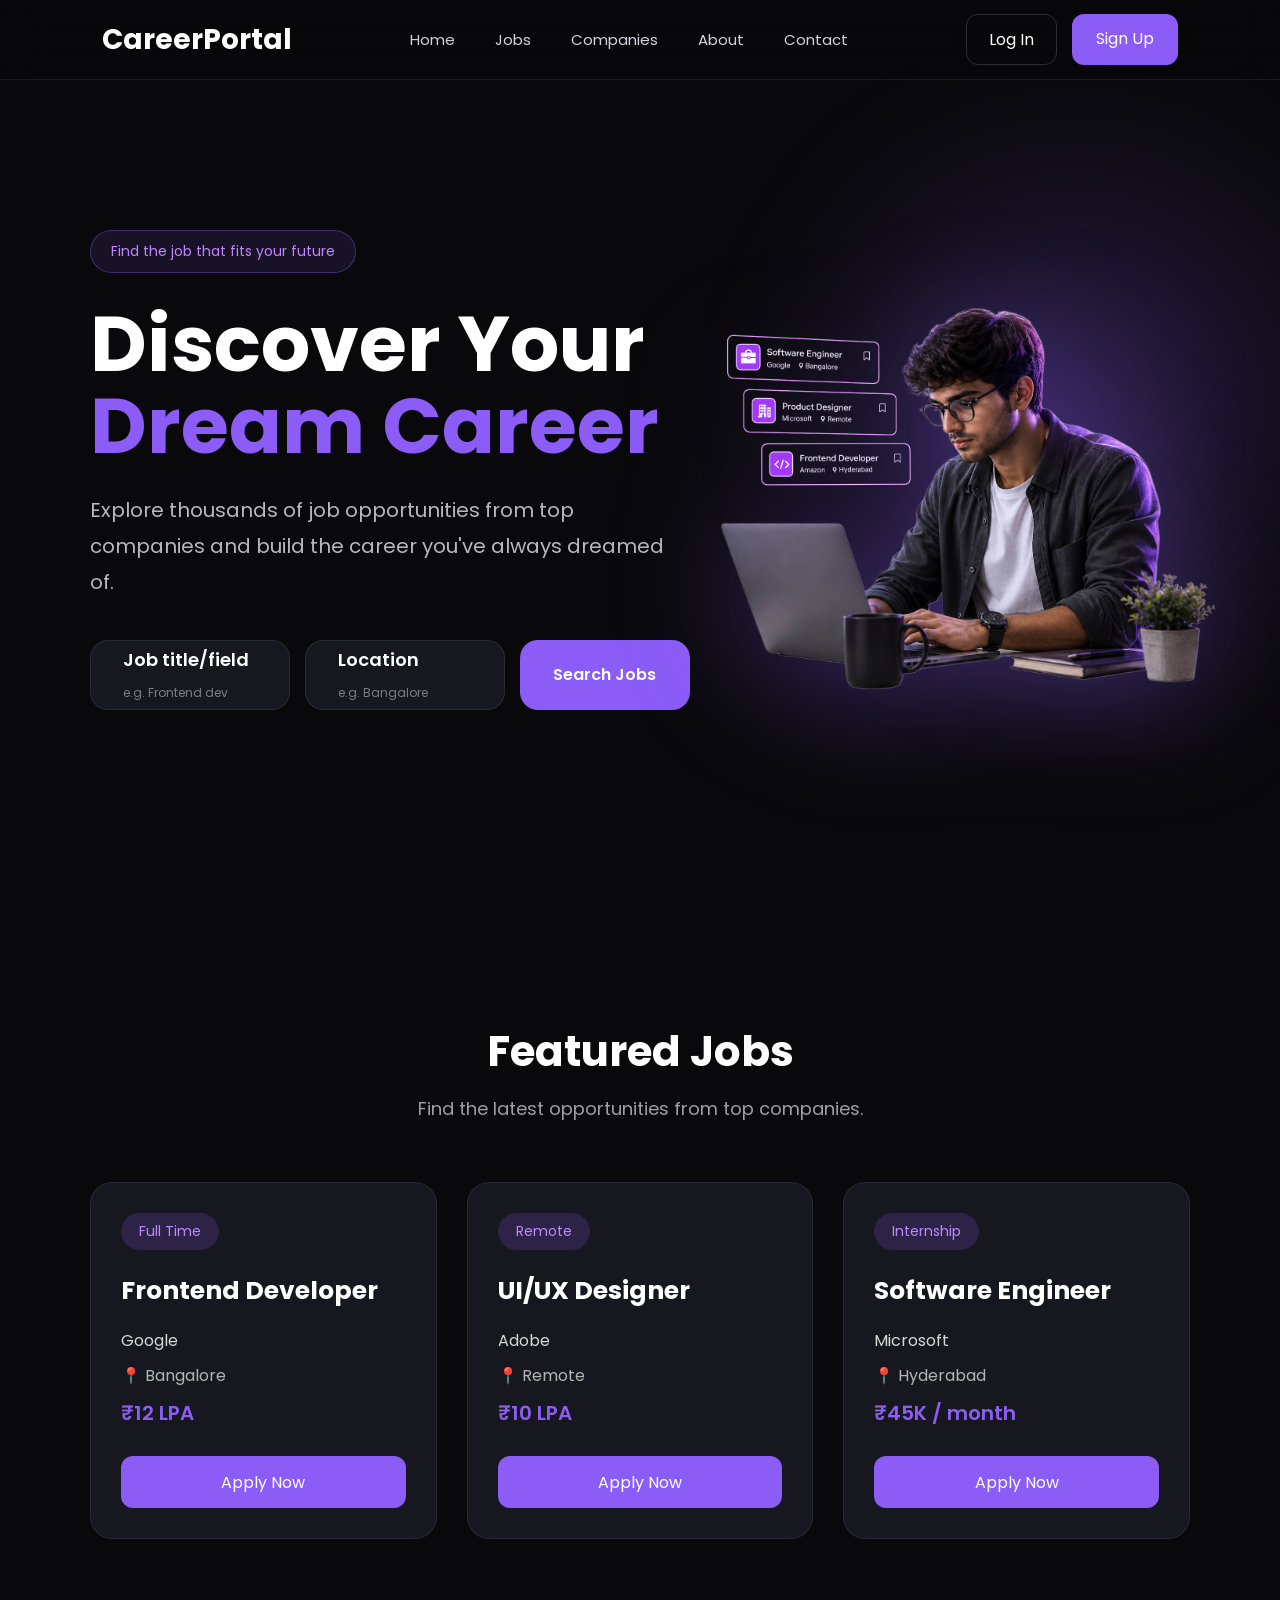
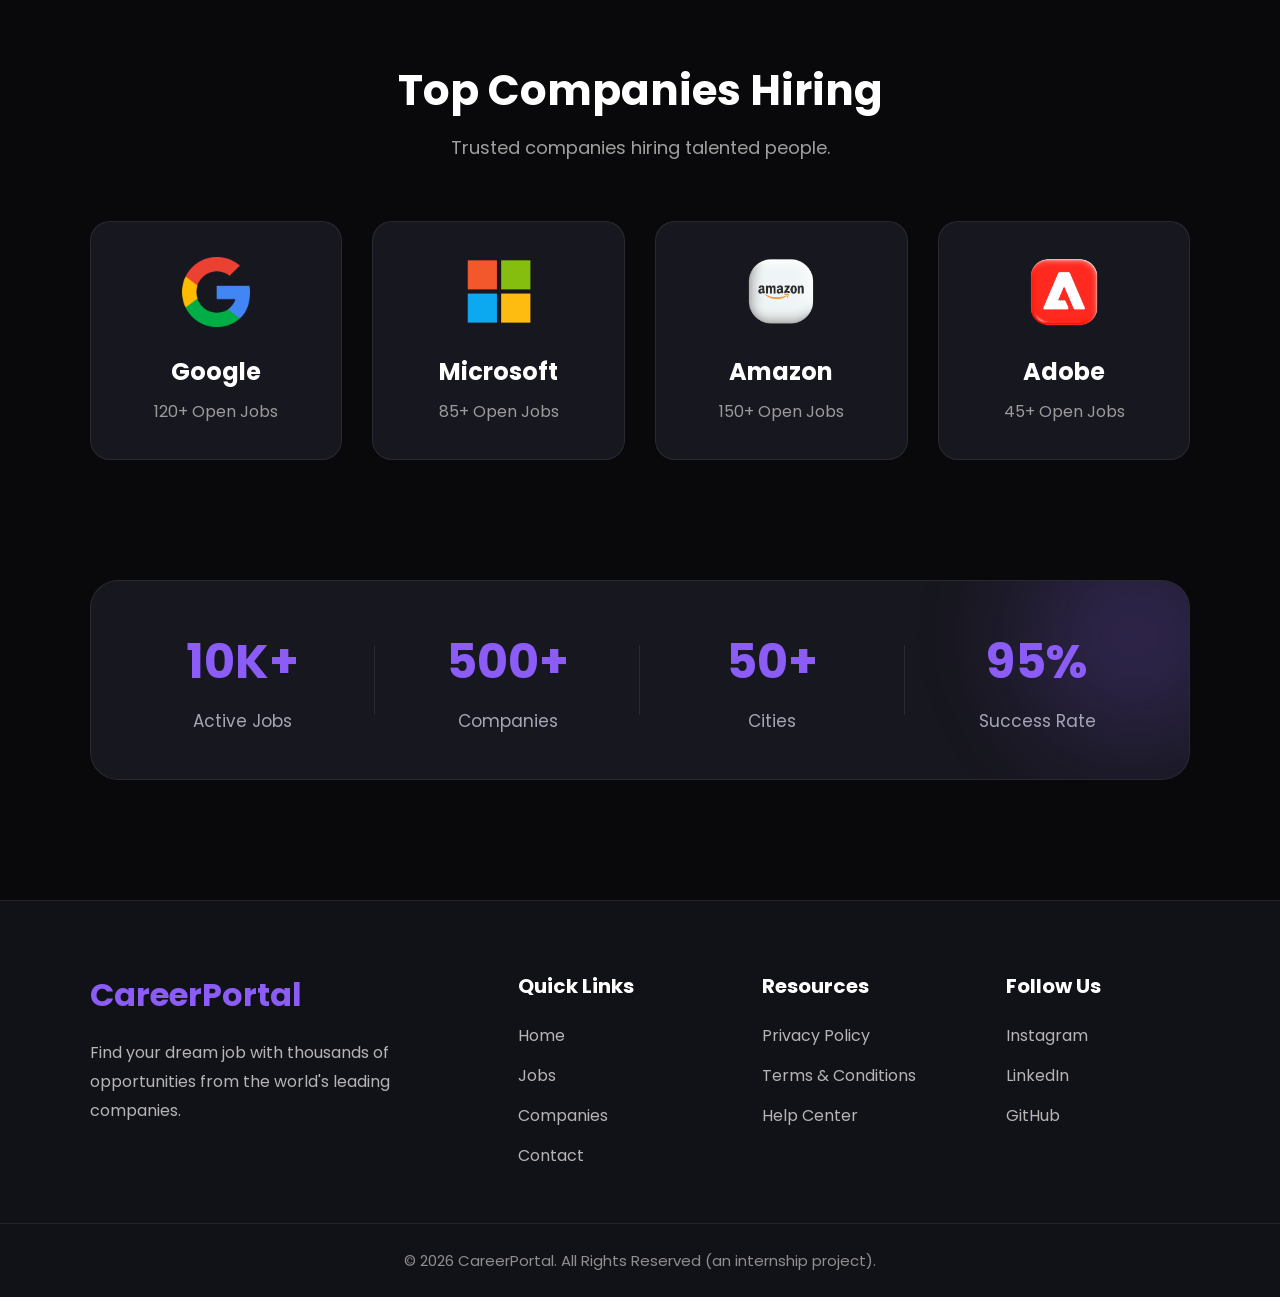
<file: index.html>
<!DOCTYPE html>
<html lang="en">

<head>

    <meta charset="UTF-8"> 

    <meta name="viewport" content="width=device-width, initial-scale=1.0">

    <title>CareerPortal</title>

    <link rel="stylesheet" href="css/style.css">

</head>

<body>

    <!-- Navbar -->
    <header>
        <nav class="navbar">

    <div class="logo">

        <a href="index.html">CareerPortal</a>

    </div>

    <ul class="nav-links">

        <li><a href="index.html">Home</a></li>

        <li><a href="jobs.html">Jobs</a></li>

        <li><a href="companies.html">Companies</a></li>

        <li><a href="about.html">About</a></li>

        <li><a href="contact.html">Contact</a></li>

    </ul>

    

         <div class="nav-buttons" id="navButtons">

    <a href="login.html" class="login-btn">Log In</a>

    <a href="signup.html" class="signup-btn">Sign Up</a>

</div>

</nav>
    </header>

    <!-- Hero Section -->
    <section>
        <section class="hero">

    <div class="hero-left">

        <span class="hero-tag">
            Find the job that fits your future
        </span>

        <h1>

            Discover Your

            <span>Dream Career</span>

        </h1>

        <p>

            Explore thousands of job opportunities from top companies and build the career you've always dreamed of.

        </p>

        <div class="search-container">

    <div class="search-card">

        <div class="search-icon">
            
        </div>

        <div class="search-content">

            <label>Job title/field</label>

<input
    type="text"
    id="homeSearch"
    placeholder="e.g. Frontend dev">

        </div>

    </div>

    <div class="search-card">

        <div class="search-icon">
            
        </div>

        <div class="search-content">

            <label>Location</label>

<input
    type="text"
    id="homeLocation"
    placeholder="e.g. Bangalore">
        </div>

    </div>

    <button class="search-btn" id="homeSearchBtn">
    Search Jobs
</button>

</div>
    </div>

    <div class="hero-right">

        <div class="hero-image">
    <img src="images/hero.png" alt="Hero Image">
</div>

    </div>

</section>
    </section>

    <!-- Categories -->
    <section>

    </section>

    <!-- Featured Jobs -->
    <section>
<!-- Featured Jobs -->

<section class="featured-jobs">

    <div class="section-title">

        <h2>Featured Jobs</h2>

        <p>Find the latest opportunities from top companies.</p>

    </div>

    <div class="jobs-grid">

        <div class="job-card">

            <span class="job-type">Full Time</span>

            <h3>Frontend Developer</h3>

            <p class="company">Google</p>

            <p class="location">📍 Bangalore</p>

            <p class="salary">₹12 LPA</p>

            <button>Apply Now</button>

        </div>

        <div class="job-card">

            <span class="job-type">Remote</span>

            <h3>UI/UX Designer</h3>

            <p class="company">Adobe</p>

            <p class="location">📍 Remote</p>

            <p class="salary">₹10 LPA</p>

            <button>Apply Now</button>

        </div>

        <div class="job-card">

            <span class="job-type">Internship</span>

            <h3>Software Engineer</h3>

            <p class="company">Microsoft</p>

            <p class="location">📍 Hyderabad</p>

            <p class="salary">₹45K / month</p>

            <button>Apply Now</button>

        </div>

    </div>

</section>


    <!-- Top Companies -->
    <!-- Top Companies -->

<section class="companies">

    <div class="section-title">

        <h2>Top Companies Hiring</h2>

        <p>Trusted companies hiring talented people.</p>

    </div>

    <div class="companies-grid">

        <div class="company-card">
            <img src="images/google.png" alt="Google" class="google-logo">
            <h3>Google</h3>
            <p>120+ Open Jobs</p>
        </div>

        <div class="company-card">
            <img src="images/microsoft.png" alt="Microsoft" class="microsoft-logo">
            <h3>Microsoft</h3>
            <p>85+ Open Jobs</p>
        </div>

        <div class="company-card">
          <img src="images/amazon.png" alt="Amazon" class="amazon-logo">
            <h3>Amazon</h3>
            <p>150+ Open Jobs</p>
        </div>

        <div class="company-card">
            <img src="images/adobe.png" alt="Adobe" class="adobe-logo">
            <h3>Adobe</h3>
            <p>45+ Open Jobs</p>
        </div>

    </div>

</section>

    <!-- Statistics -->
    <!-- Statistics Section -->

<section class="stats">

    <div class="stats-container">

        <div class="stat-box">

            <h2 class="counter" data-target="10000">0</h2>

            <p>Active Jobs</p>

        </div>

        <div class="stat-box">

            <h2 class="counter" data-target="500">0</h2>

            <p>Companies</p>

        </div>

        <div class="stat-box">

            <h2 class="counter" data-target="50">0</h2>

            <p>Cities</p>

        </div>

        <div class="stat-box">

            <h2 class="counter" data-target="95">0</h2>

            <p>Success Rate</p>

        </div>

    </div>

</section>

    <!-- Footer -->
    <!-- Footer -->

<footer class="footer">

    <div class="footer-container">

        <div class="footer-about">

            <h2>CareerPortal</h2>

            <p>

                Find your dream job with thousands of opportunities from the world's leading companies.

            </p>

        </div>

        <div class="footer-links">

            <h3>Quick Links</h3>

            <a href="#">Home</a>

            <a href="jobs.html">Jobs</a>

            <a href="companies.html">Companies</a>

            <a href="contact.html">Contact</a>

        </div>

        <div class="footer-links">

            <h3>Resources</h3>

            <a href="#">Privacy Policy</a>

            <a href="#">Terms & Conditions</a>

            <a href="#">Help Center</a>

        </div>

        <div class="footer-links">

            <h3>Follow Us</h3>

            <a href="#">Instagram</a>

            <a href="#">LinkedIn</a>

            <a href="#">GitHub</a>

        </div>

    </div>

    <div class="footer-bottom">

        © 2026 CareerPortal. All Rights Reserved (an internship project).

    </div>

</footer>

    <script src="js/script.js"></script>

</body>

</html>
</file>
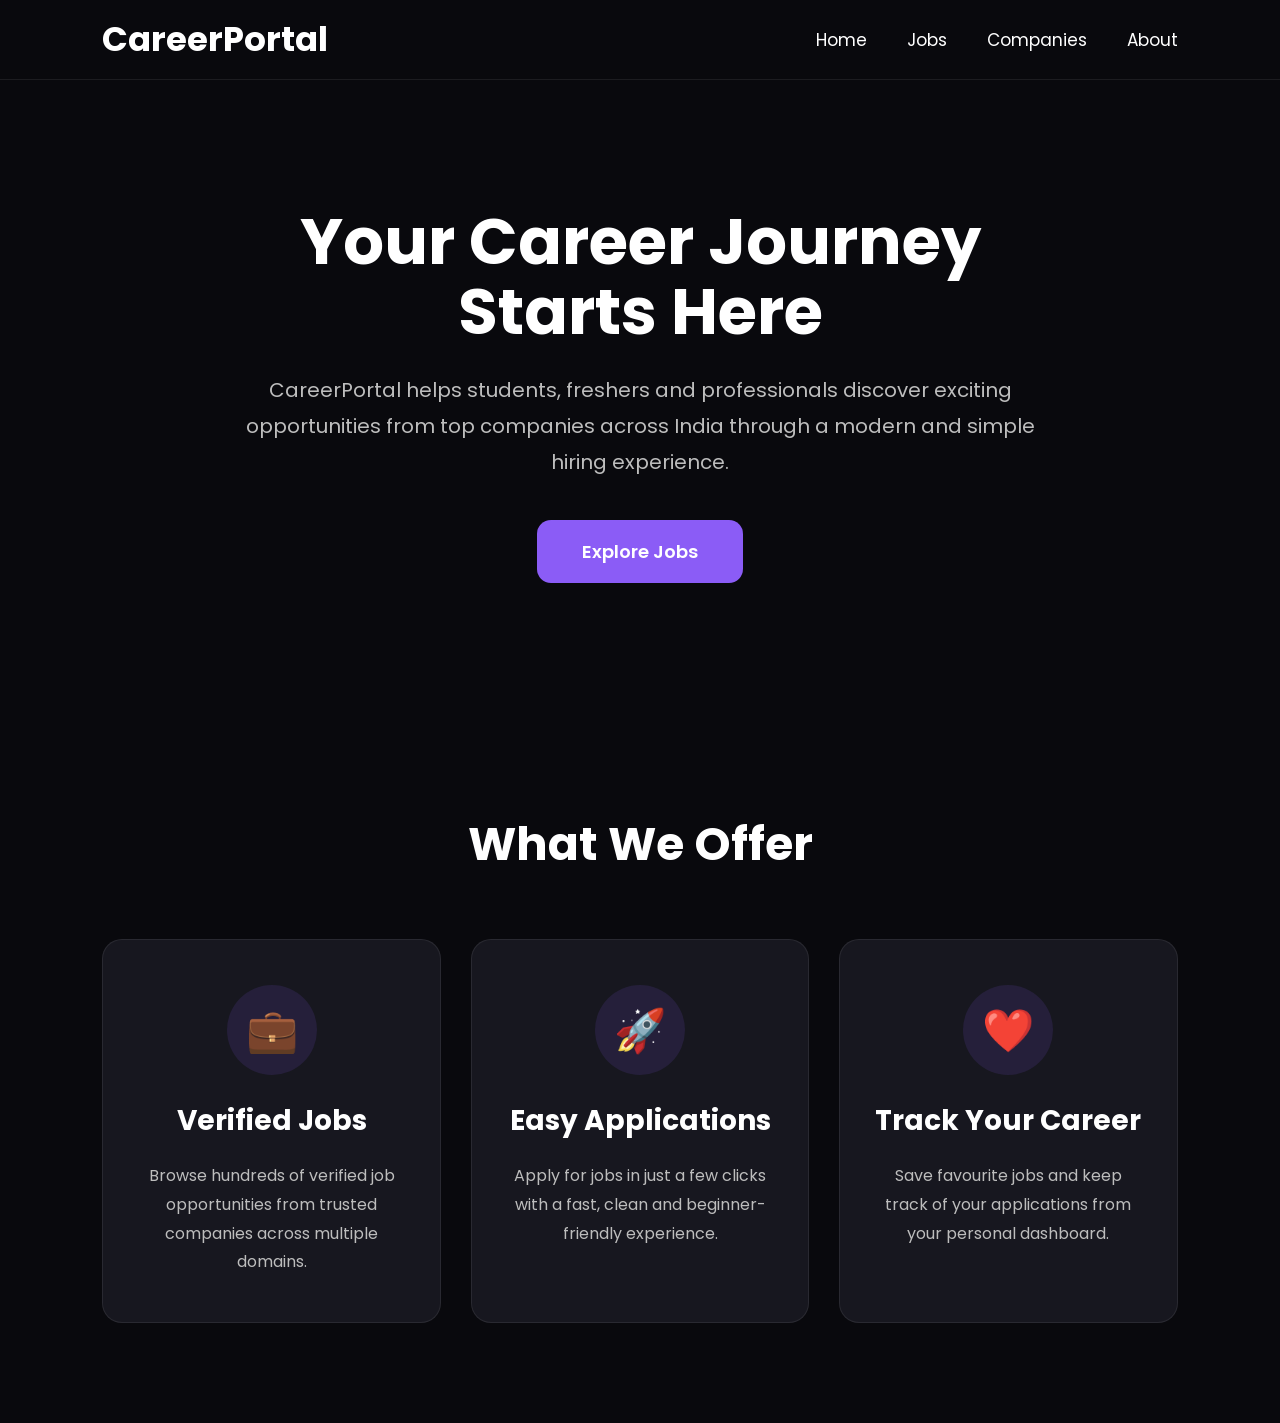
<file: about.html>
<!DOCTYPE html>
<html lang="en">

<head>

    <meta charset="UTF-8">
    <meta name="viewport" content="width=device-width, initial-scale=1.0">

    <title>About | CareerPortal</title>

    <link rel="stylesheet" href="css/about.css">

</head>

<body>

    <!-- Navbar -->

    <nav class="navbar">

        <h1 class="logo">CareerPortal</h1>

        <ul>

            <li><a href="index.html">Home</a></li>
            <li><a href="jobs.html">Jobs</a></li>
            <li><a href="companies.html">Companies</a></li>
            <li><a href="about.html">About</a></li>

        </ul>

    </nav>


    <!-- Hero -->

    <section class="hero">

        <div class="hero-content">

            

            <h1>Your Career Journey Starts Here</h1>

            <p>

                CareerPortal helps students, freshers and professionals
                discover exciting opportunities from top companies across
                India through a modern and simple hiring experience.

            </p>

            <a href="jobs.html" class="hero-btn">Explore Jobs</a>

        </div>

    </section>


    <!-- What We Offer -->

    <section class="offers">

        <h2>What We Offer</h2>

        <div class="offer-grid">

            <div class="offer-card">

                <div class="icon">💼</div>

                <h3>Verified Jobs</h3>

                <p>

                    Browse hundreds of verified job opportunities
                    from trusted companies across multiple domains.

                </p>

            </div>


            <div class="offer-card">

                <div class="icon">🚀</div>

                <h3>Easy Applications</h3>

                <p>

                    Apply for jobs in just a few clicks with a
                    fast, clean and beginner-friendly experience.

                </p>

            </div>


            <div class="offer-card">

                <div class="icon">❤️</div>

                <h3>Track Your Career</h3>

                <p>

                    Save favourite jobs and keep track of your
                    applications from your personal dashboard.

                </p>

            </div>

        </div>

    </section>

</body>

</html>
</file>
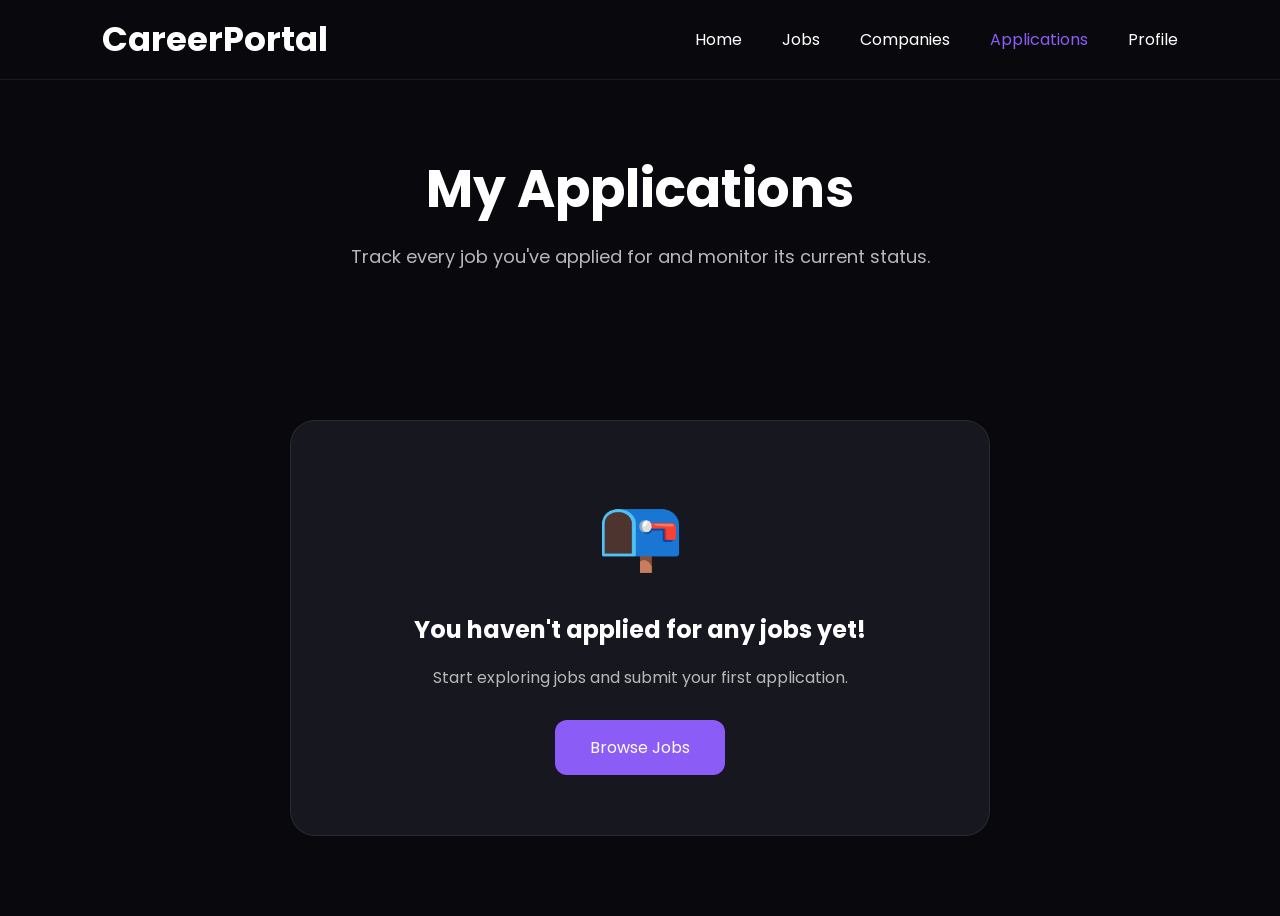
<file: applications.html>
<!DOCTYPE html>
<html lang="en">

<head>

<meta charset="UTF-8">

<meta name="viewport" content="width=device-width, initial-scale=1.0">

<title>My Applications | CareerPortal</title>

<link rel="stylesheet" href="css/applications.css">

<link href="https://fonts.googleapis.com/css2?family=Poppins:wght@300;400;500;600;700;800&display=swap" rel="stylesheet">

</head>

<body>

<!--
NAVBAR
 -->

<nav class="navbar">

<div class="logo">

<a href="index.html">

CareerPortal

</a>

</div>

<ul>

<li>

<a href="index.html">

Home

</a>

</li>

<li>

<a href="jobs.html">

Jobs

</a>

</li>

<li>

<a href="companies.html">

Companies

</a>

</li>

<li>

<a href="applications.html" class="active">

Applications

</a>

</li>

<li>

<a href="profile.html">

Profile

</a>

</li>

</ul>

</nav>

<!-- 
HEADER
 -->

<section class="hero">

<h1>

My Applications

</h1>

<p>

Track every job you've applied for and monitor its current status.

</p>

</section>

<!-- 
APPLICATIONS
 -->

<section class="applications-section">

<div id="applicationsContainer">

<!-- JS will insert cards here -->

</div>

</section>

<!-- 
EMPTY STATE
 -->

<section id="emptyState" class="empty-state" style="display:none;">

<div class="empty-card">

<div class="empty-icon">

📭

</div>

<h2>

You haven't applied for any jobs yet!

</h2>

<p>

Start exploring jobs and submit your first application.

</p>

<a href="jobs.html" class="browse-btn">

Browse Jobs

</a>

</div>

</section>

<script src="data/jobs.js"></script>

<script src="js/applications.js"></script>

</body>

</html>
</file>
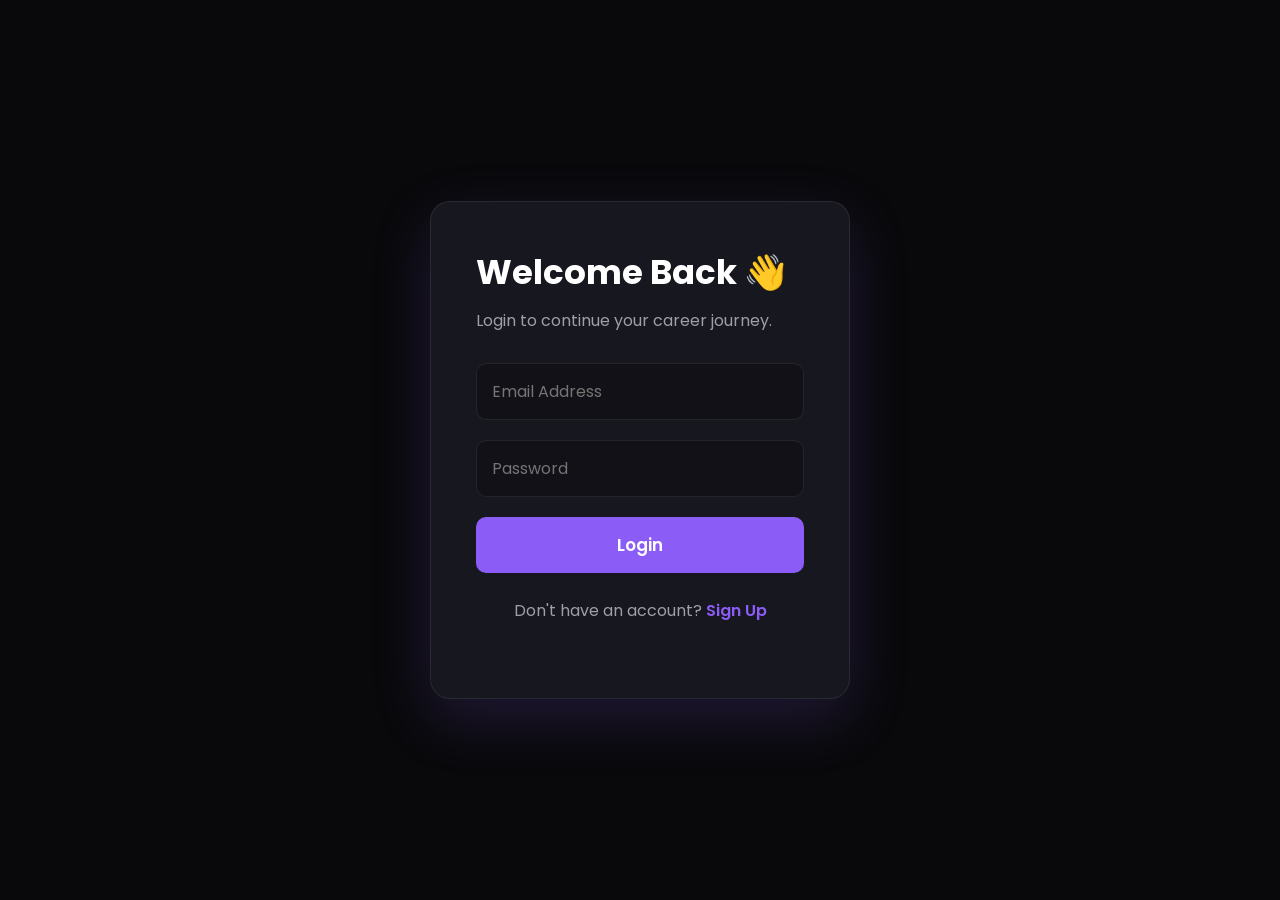
<file: apply.html>
<!DOCTYPE html>
<html lang="en">

<head>

    <meta charset="UTF-8">

    <meta name="viewport" content="width=device-width, initial-scale=1.0">

    <title>Apply | CareerPortal</title>

    <link rel="stylesheet" href="css/apply.css">

    <link href="https://fonts.googleapis.com/css2?family=Poppins:wght@300;400;500;600;700;800&display=swap" rel="stylesheet">

</head>

<body>

    <nav class="navbar">

        <div class="logo">
            CareerPortal
        </div>

        <ul>

            <li><a href="index.html">Home</a></li>

            <li><a href="jobs.html">Jobs</a></li>

            <li><a href="profile.html">Profile</a></li>

        </ul>

    </nav>

    <section class="apply-section">

        <div class="apply-card">

            <h1 id="jobTitle">Loading...</h1>

<div class="job-summary">

    <p id="companyName"></p>

    <div class="job-meta">

        <span id="jobLocation"></span>

        <span id="jobSalary"></span>

        <span id="jobExperience"></span>

    </div>

</div>

            <form id="applyForm">

                <input
                    type="text"
                    id="name"
                    placeholder="Full Name"
                    required>

                <input
                    type="email"
                    id="email"
                    placeholder="Email Address"
                    required>

                <input
                    type="tel"
                    placeholder="Phone Number"
                    required>

                <input
                    type="text"
                    placeholder="Current Location"
                    required>

                <input
                    type="text"
                    placeholder="Highest Qualification"
                    required>

                <label class="resume-label">

                    Upload Resume

                </label>

                <input
                    type="file"
                    required>

                <textarea

                    placeholder="Cover Letter (Optional)"

                    rows="5"

                ></textarea>

                <button type="submit">

                    Submit Application

                </button>

            </form>

        </div>

    </section>

    <script src="data/jobs.js"></script>
    <script src="js/apply.js"></script>

</body>

</html>
</file>
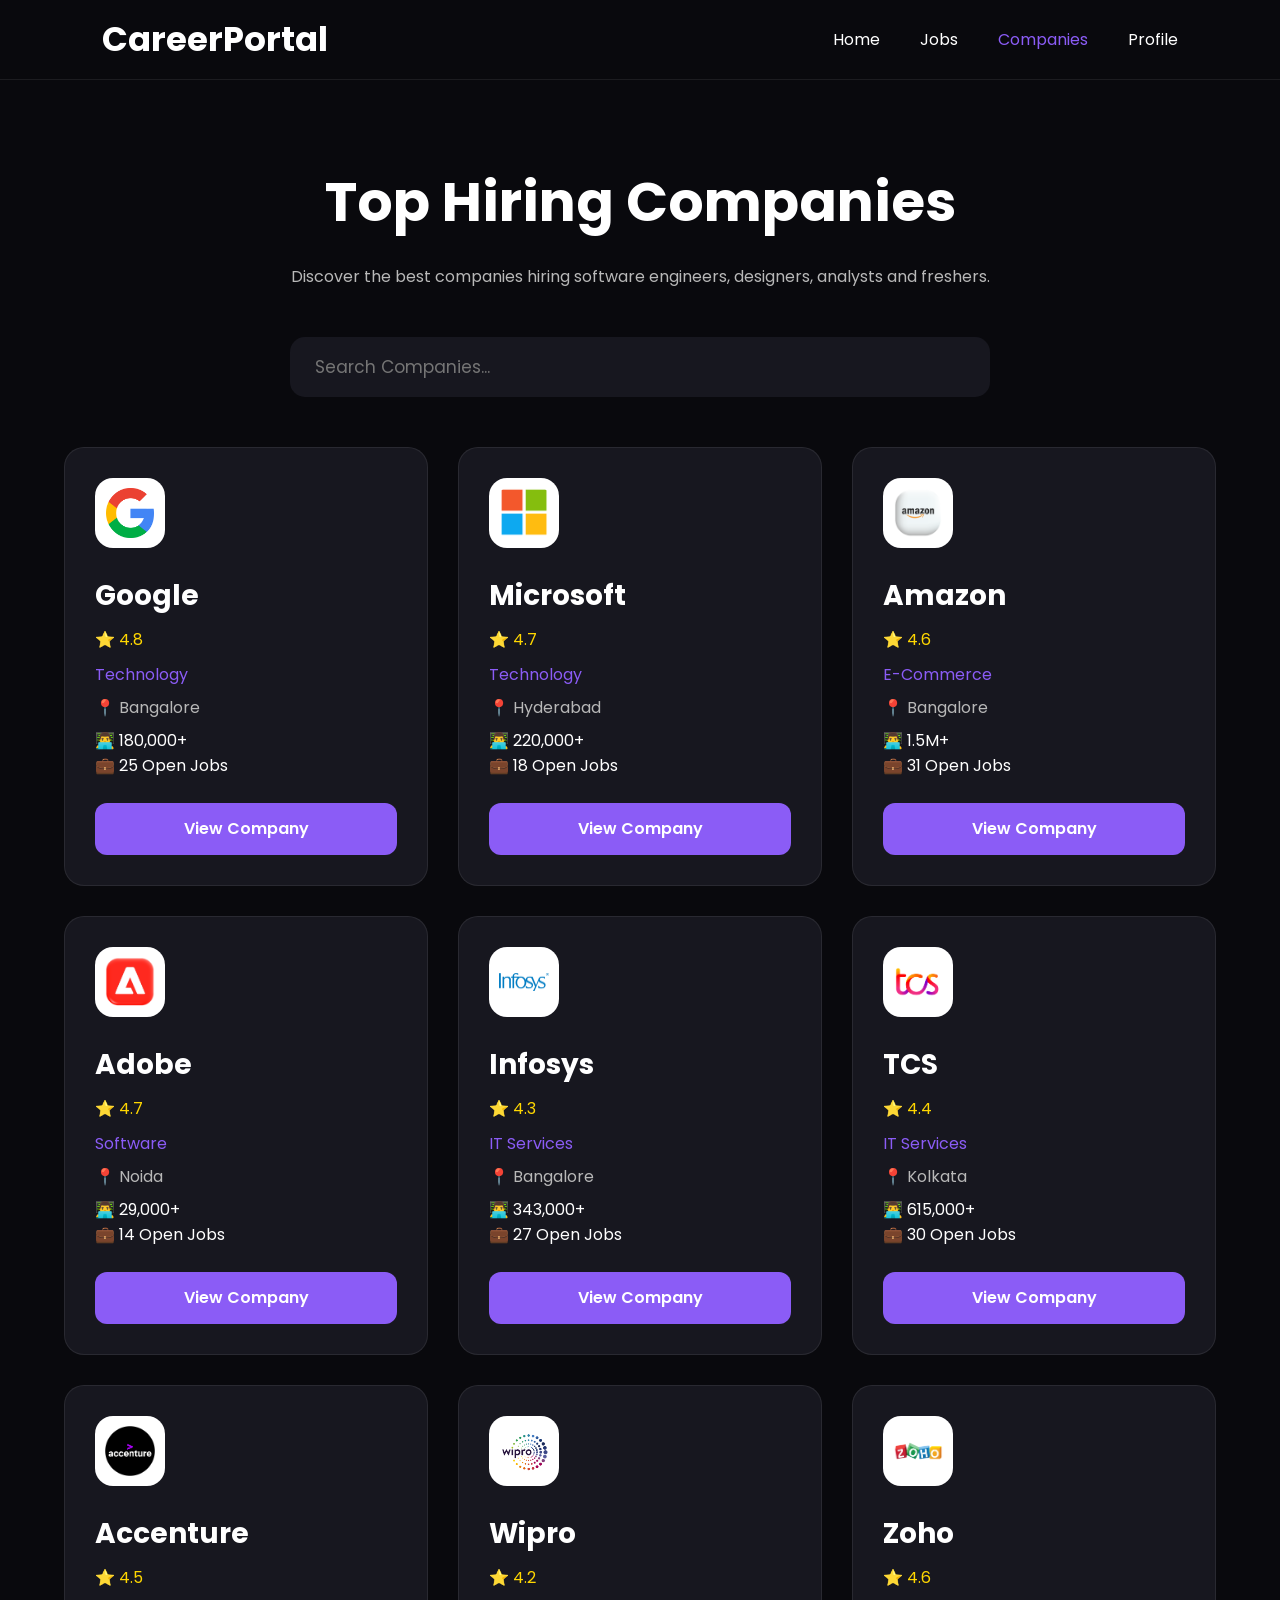
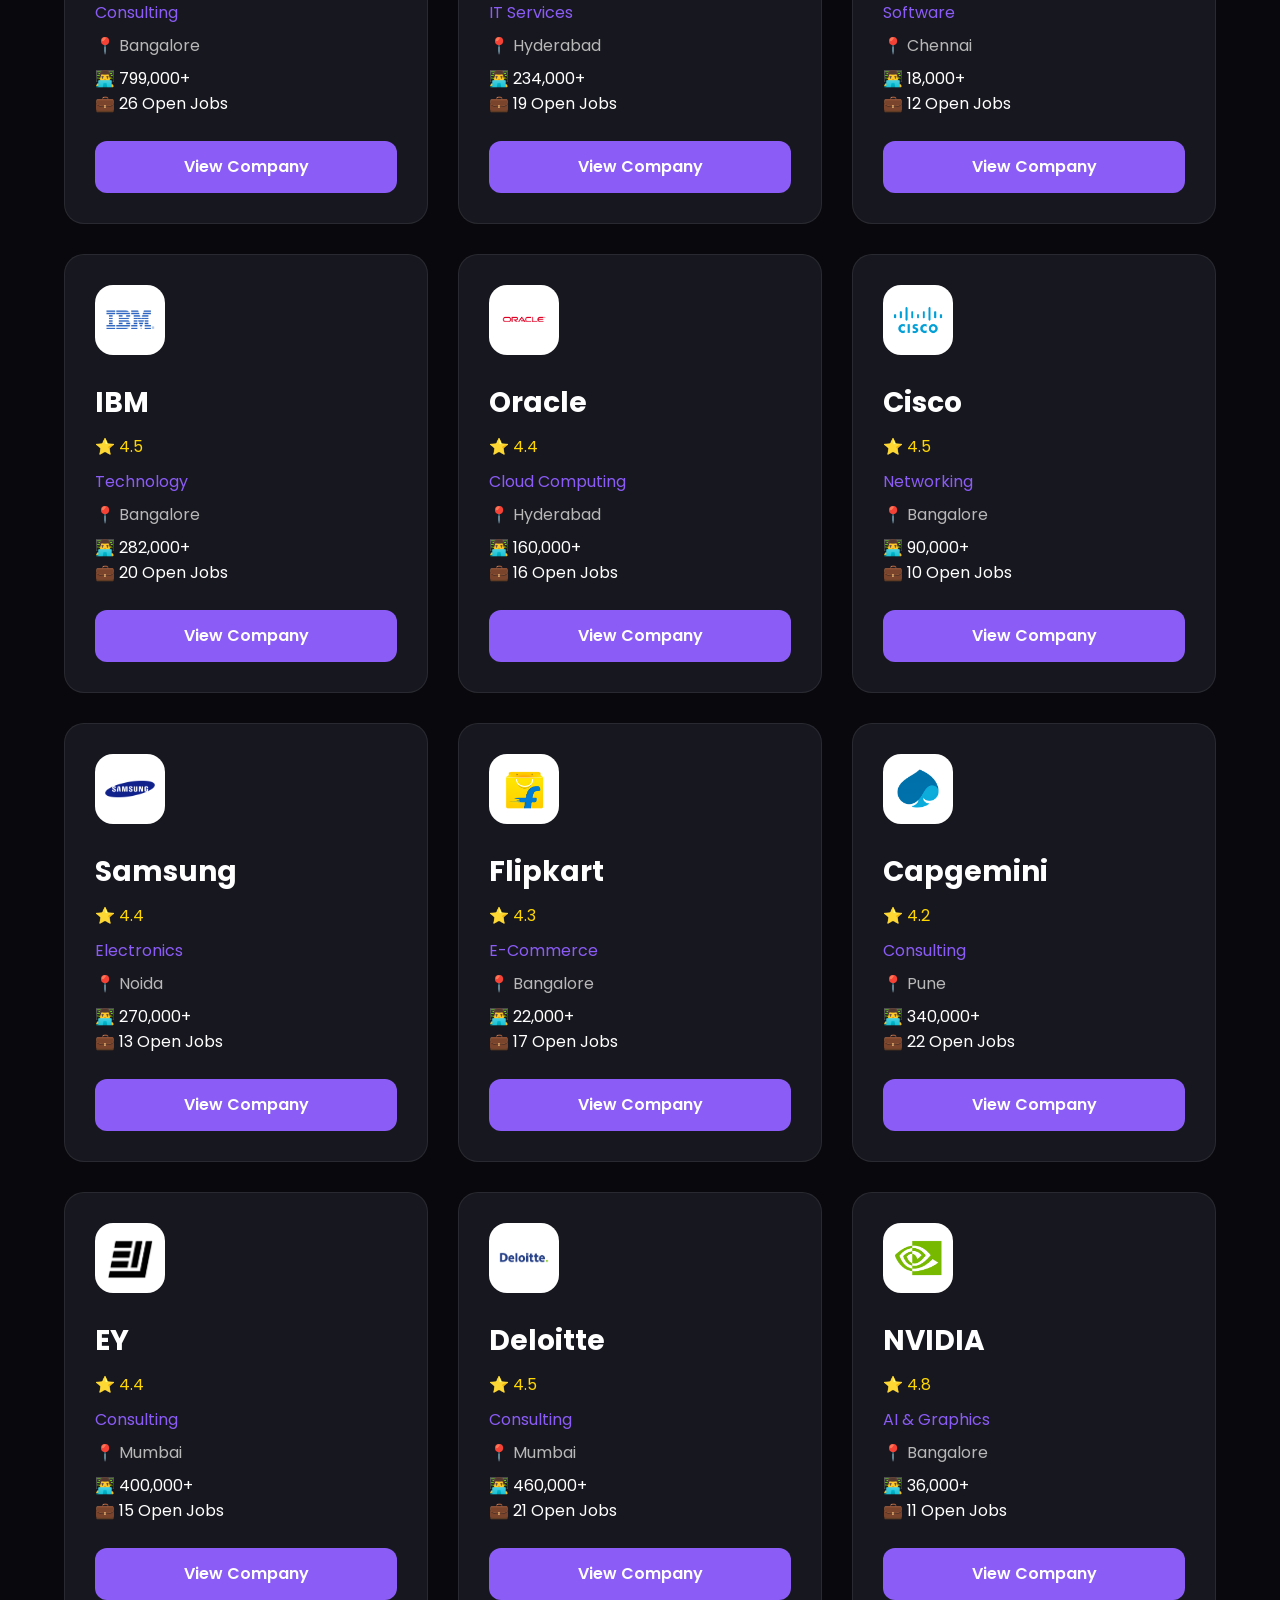
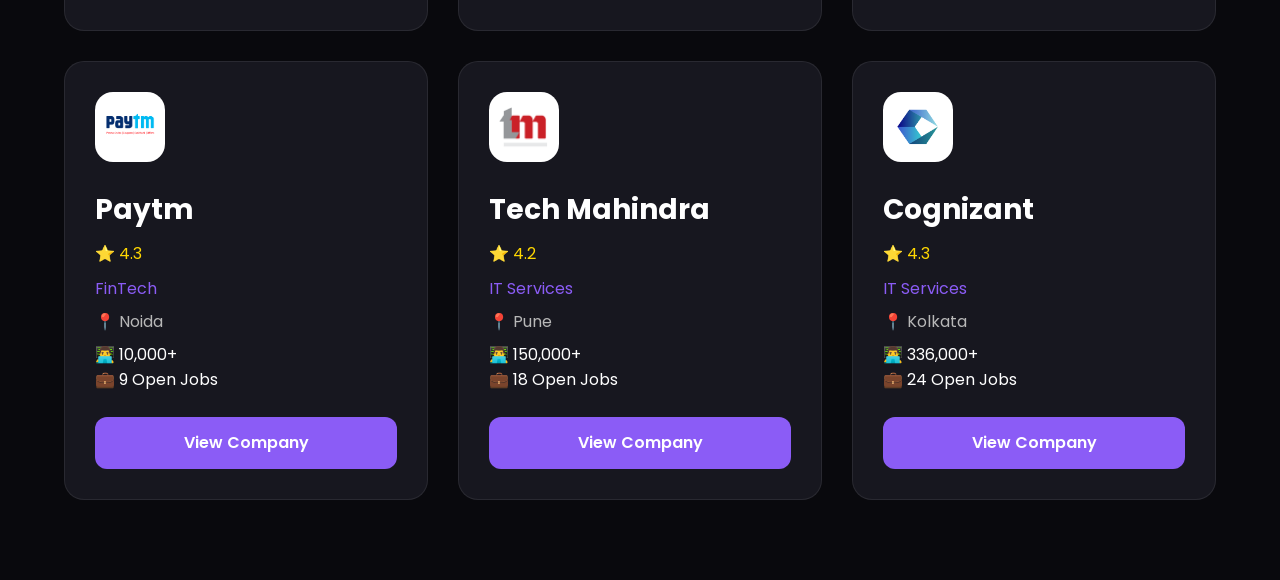
<file: companies.html>
<!DOCTYPE html>
<html lang="en">

<head>

<meta charset="UTF-8">

<meta name="viewport" content="width=device-width, initial-scale=1.0">

<title>Companies | CareerPortal</title>

<link rel="stylesheet" href="css/companies.css">

<link href="https://fonts.googleapis.com/css2?family=Poppins:wght@300;400;500;600;700;800&display=swap" rel="stylesheet">

</head>

<body>

<!-- 
NAVBAR
 -->

<nav class="navbar">

    <div class="logo">

        <a href="index.html">

            CareerPortal

        </a>

    </div>

    <ul>

        <li>

            <a href="index.html">

                Home

            </a>

        </li>

        <li>

            <a href="jobs.html">

                Jobs

            </a>

        </li>

        <li>

            <a href="companies.html" class="active">

                Companies

            </a>

        </li>

        <li>

            <a href="profile.html">

                Profile

            </a>

        </li>

    </ul>

</nav>

<!-- 
HEADER
 -->

<section class="hero">

    <h1>

        Top Hiring Companies

    </h1>

    <p>

        Discover the best companies hiring software engineers, designers, analysts and freshers.

    </p>

    <div class="search-box">

        <input
            type="text"
            id="companySearch"
            placeholder="Search Companies...">

    </div>

</section>

<!-- 
COMPANIES GRID
 -->

<section class="companies-section">

    <div id="companiesGrid" class="companies-grid">

    </div>

</section>

<script src="data/companies.js"></script>

<script src="js/companies.js"></script>

</body>

</html>
</file>
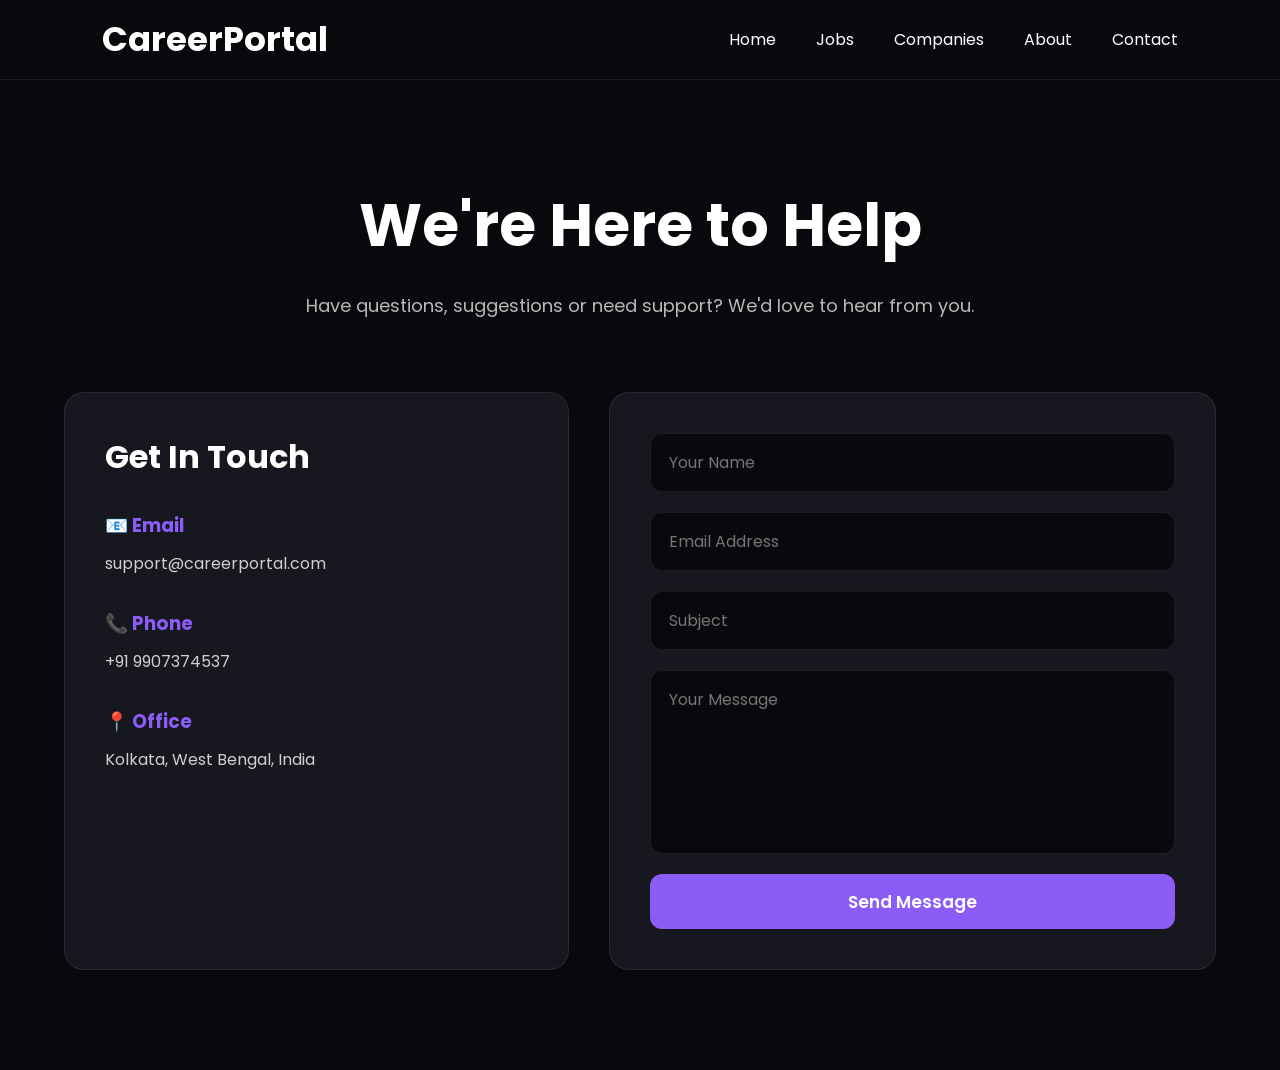
<file: contact.html>
<!DOCTYPE html>
<html lang="en">

<head>

    <meta charset="UTF-8">
    <meta name="viewport" content="width=device-width, initial-scale=1.0">

    <title>Contact | CareerPortal</title>

    <link rel="stylesheet" href="css/contact.css">

</head>

<body>

<nav class="navbar">

    <h1 class="logo">CareerPortal</h1>

    <ul>

        <li><a href="index.html">Home</a></li>
        <li><a href="jobs.html">Jobs</a></li>
        <li><a href="companies.html">Companies</a></li>
        <li><a href="about.html">About</a></li>
        <li><a href="contact.html">Contact</a></li>

    </ul>

</nav>

<section class="hero">

    

    <h1>We're Here to Help</h1>

    <p>

        Have questions, suggestions or need support?
        We'd love to hear from you.

    </p>

</section>

<section class="contact-container">

    <div class="contact-info">

        <h2>Get In Touch</h2>

        <div class="info-box">

            <h3>📧 Email</h3>
            <p>support@careerportal.com</p>

        </div>

        <div class="info-box">

            <h3>📞 Phone</h3>
            <p>+91 9907374537</p>

        </div>

        <div class="info-box">

            <h3>📍 Office</h3>
            <p>Kolkata, West Bengal, India</p>

        </div>

    </div>

    <form class="contact-form">

        <input type="text" placeholder="Your Name" required>

        <input type="email" placeholder="Email Address" required>

        <input type="text" placeholder="Subject" required>

        <textarea rows="6" placeholder="Your Message"></textarea>

        <button type="submit">Send Message</button>

    </form>

</section>

</body>

</html>
</file>
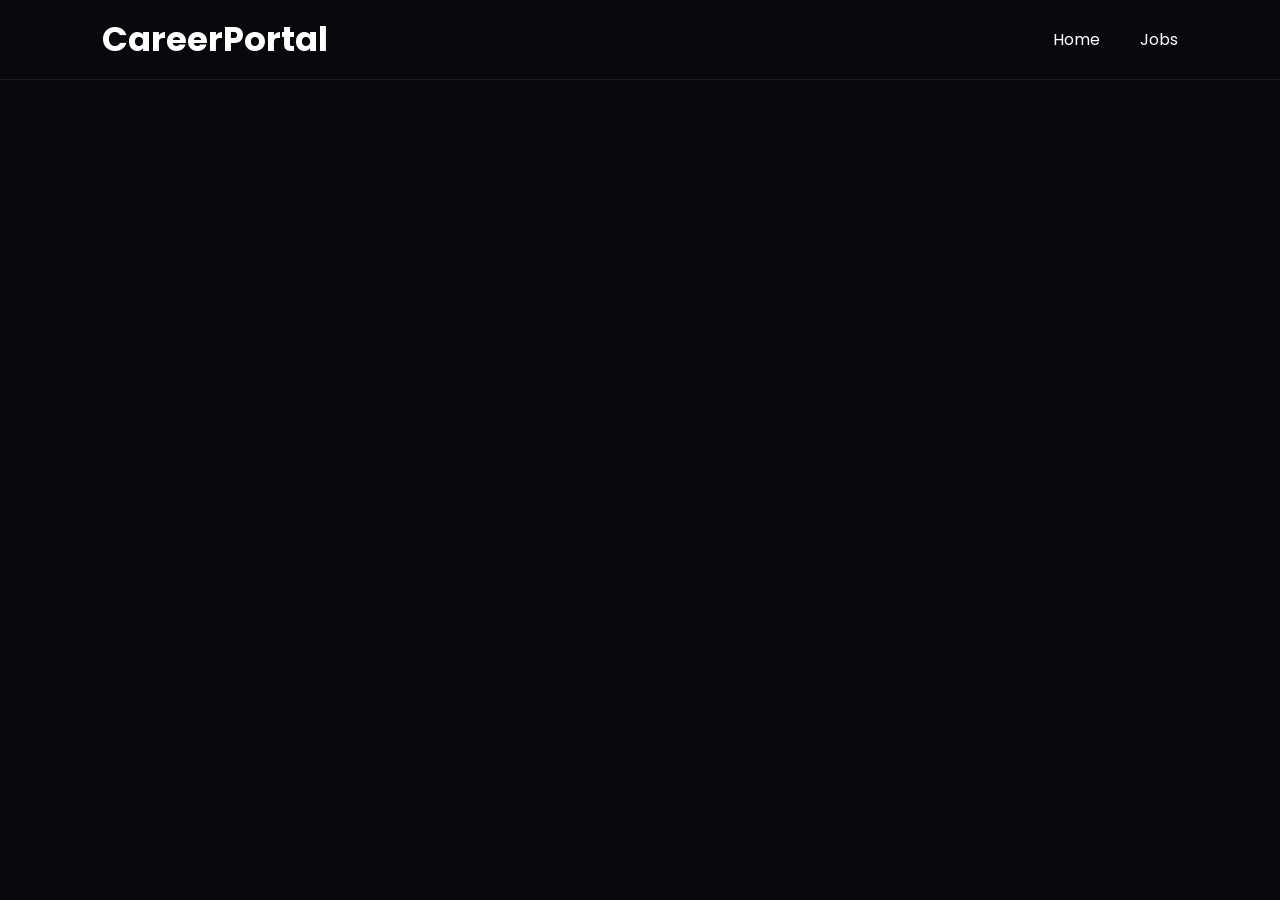
<file: job-details.html>
<!DOCTYPE html>
<html lang="en">

<head>

<meta charset="UTF-8">

<meta name="viewport" content="width=device-width, initial-scale=1.0">

<title>Job Details</title>

<link rel="stylesheet" href="css/jobs.css">

<link href="https://fonts.googleapis.com/css2?family=Poppins:wght@300;400;500;600;700;800&display=swap" rel="stylesheet">

</head>

<body>

<nav class="navbar">

    <div class="logo">

        CareerPortal

    </div>

    <ul>

        <li><a href="index.html">Home</a></li>

        <li><a href="jobs.html">Jobs</a></li>

    </ul>

</nav>

<section class="job-details">

    <div id="jobContainer">

    </div>

</section>

<script src="data/jobs.js"></script>

<script src="js/job-details.js"></script>

</body>
</html>
</file>
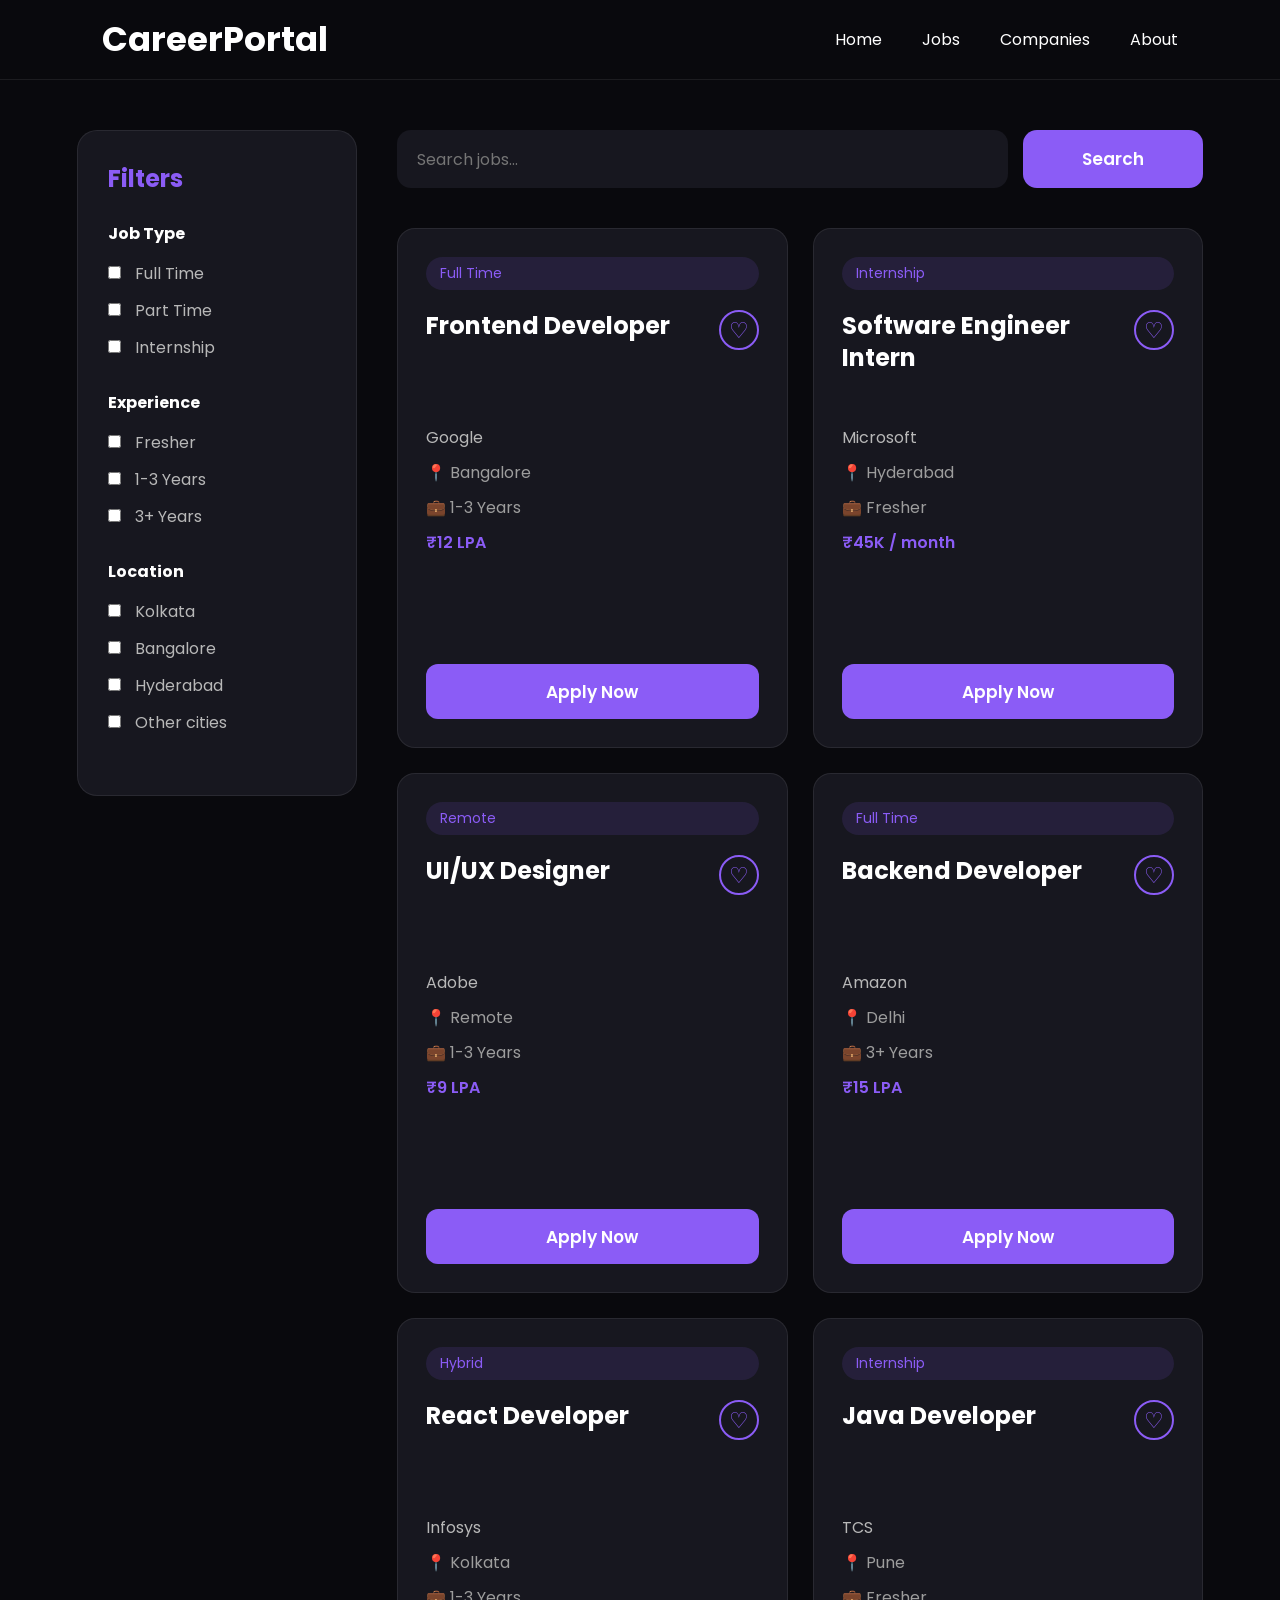
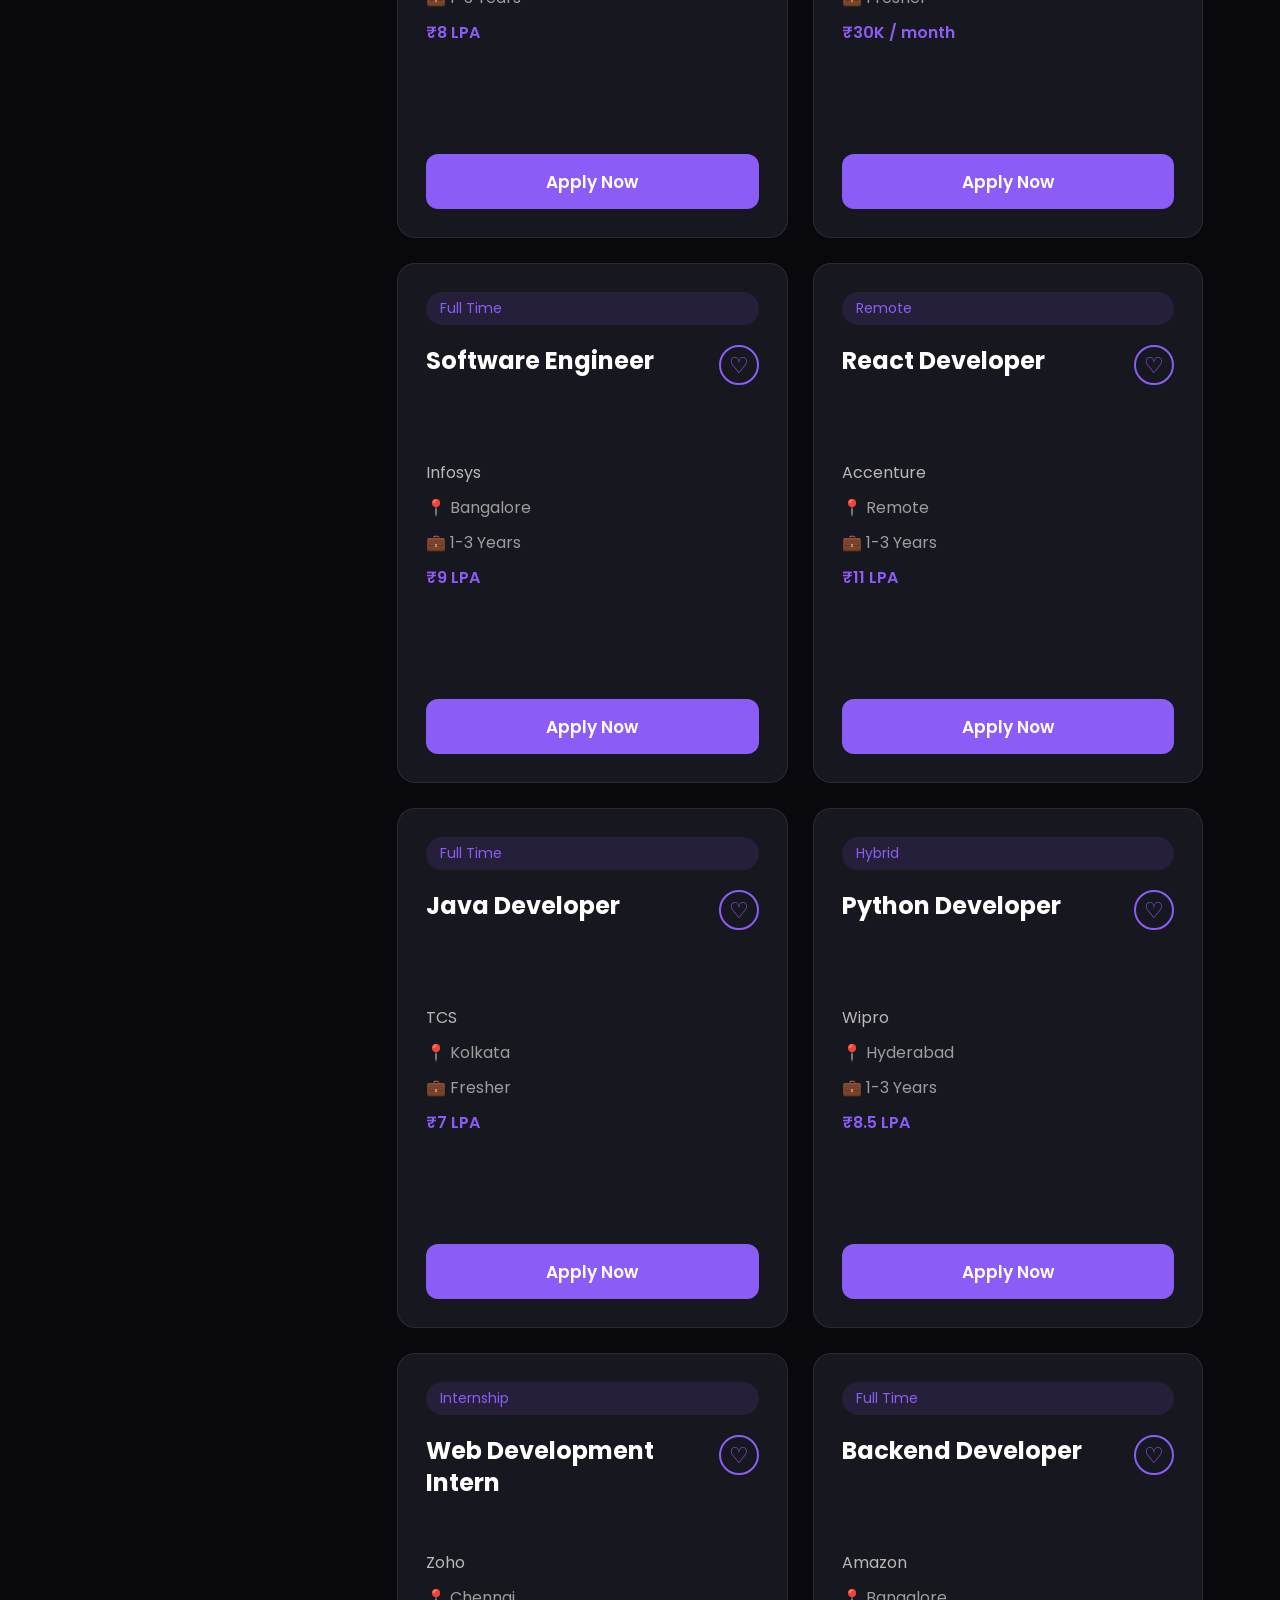
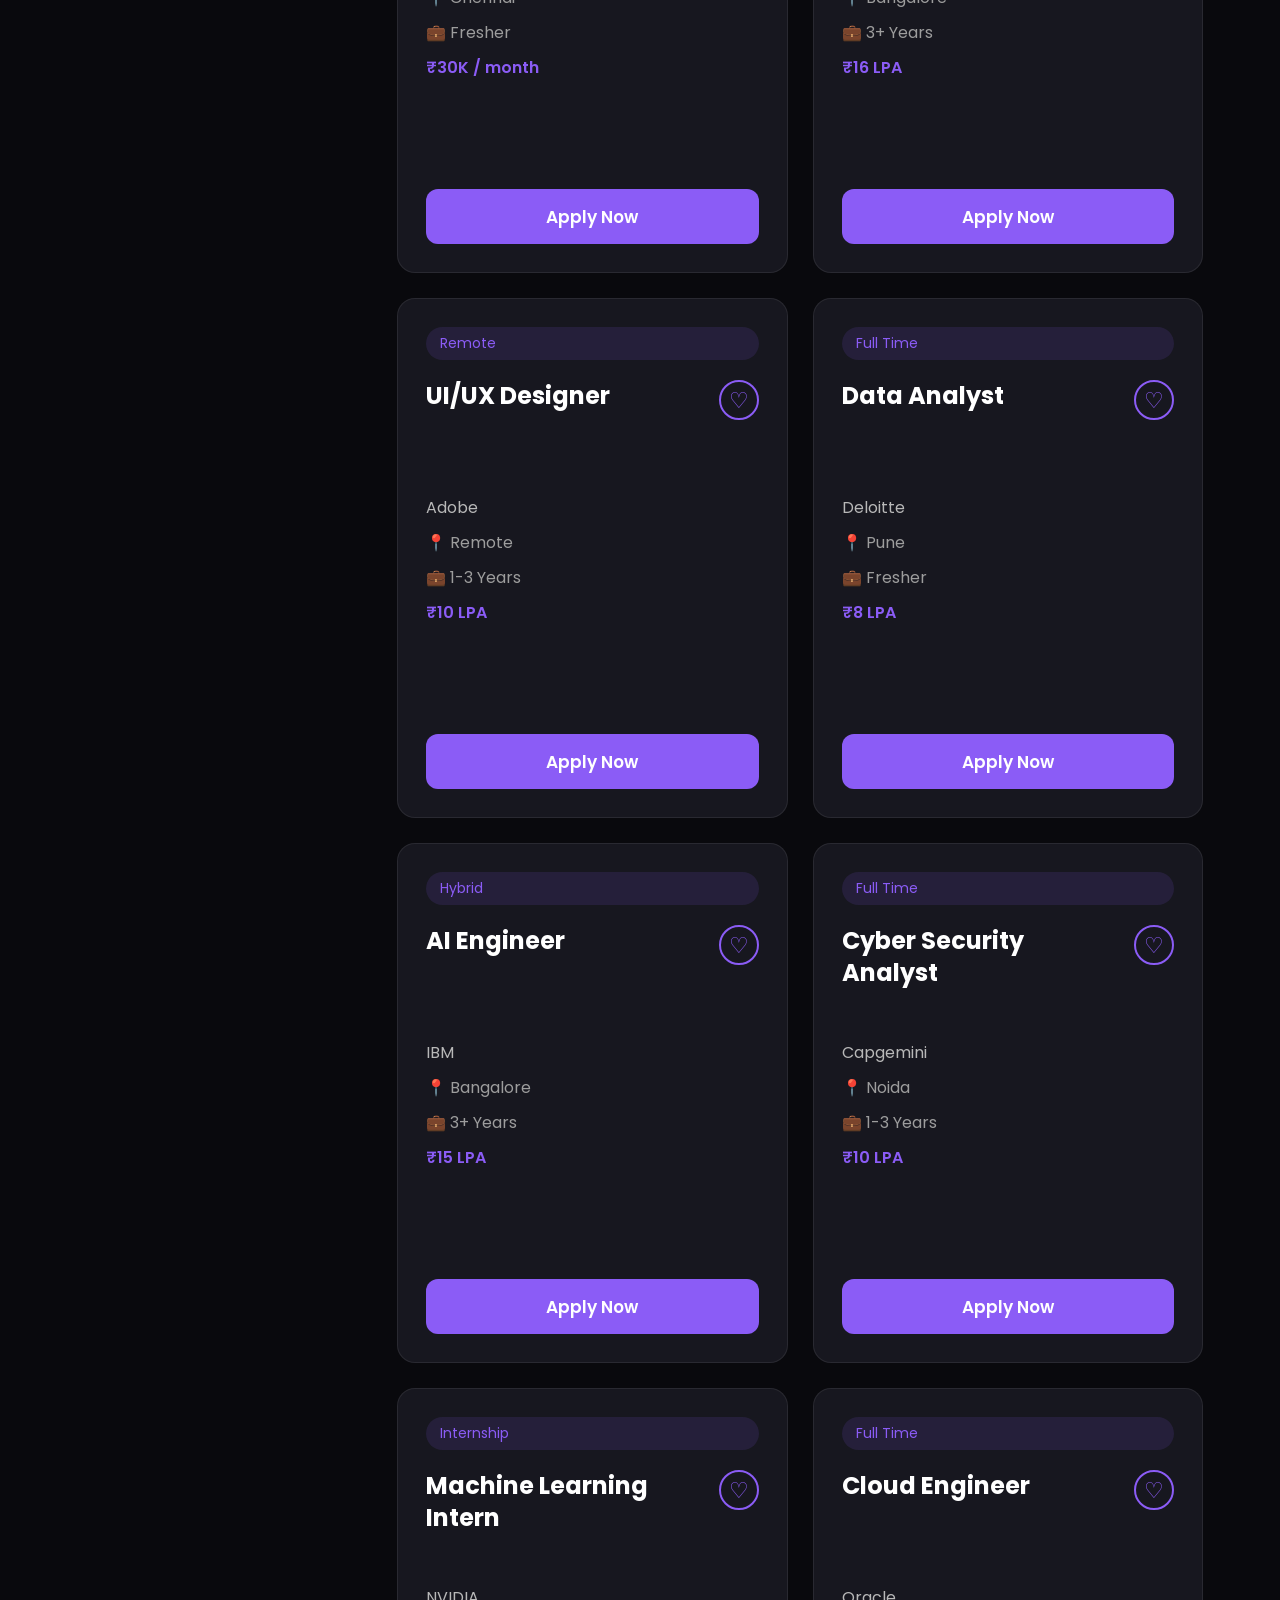
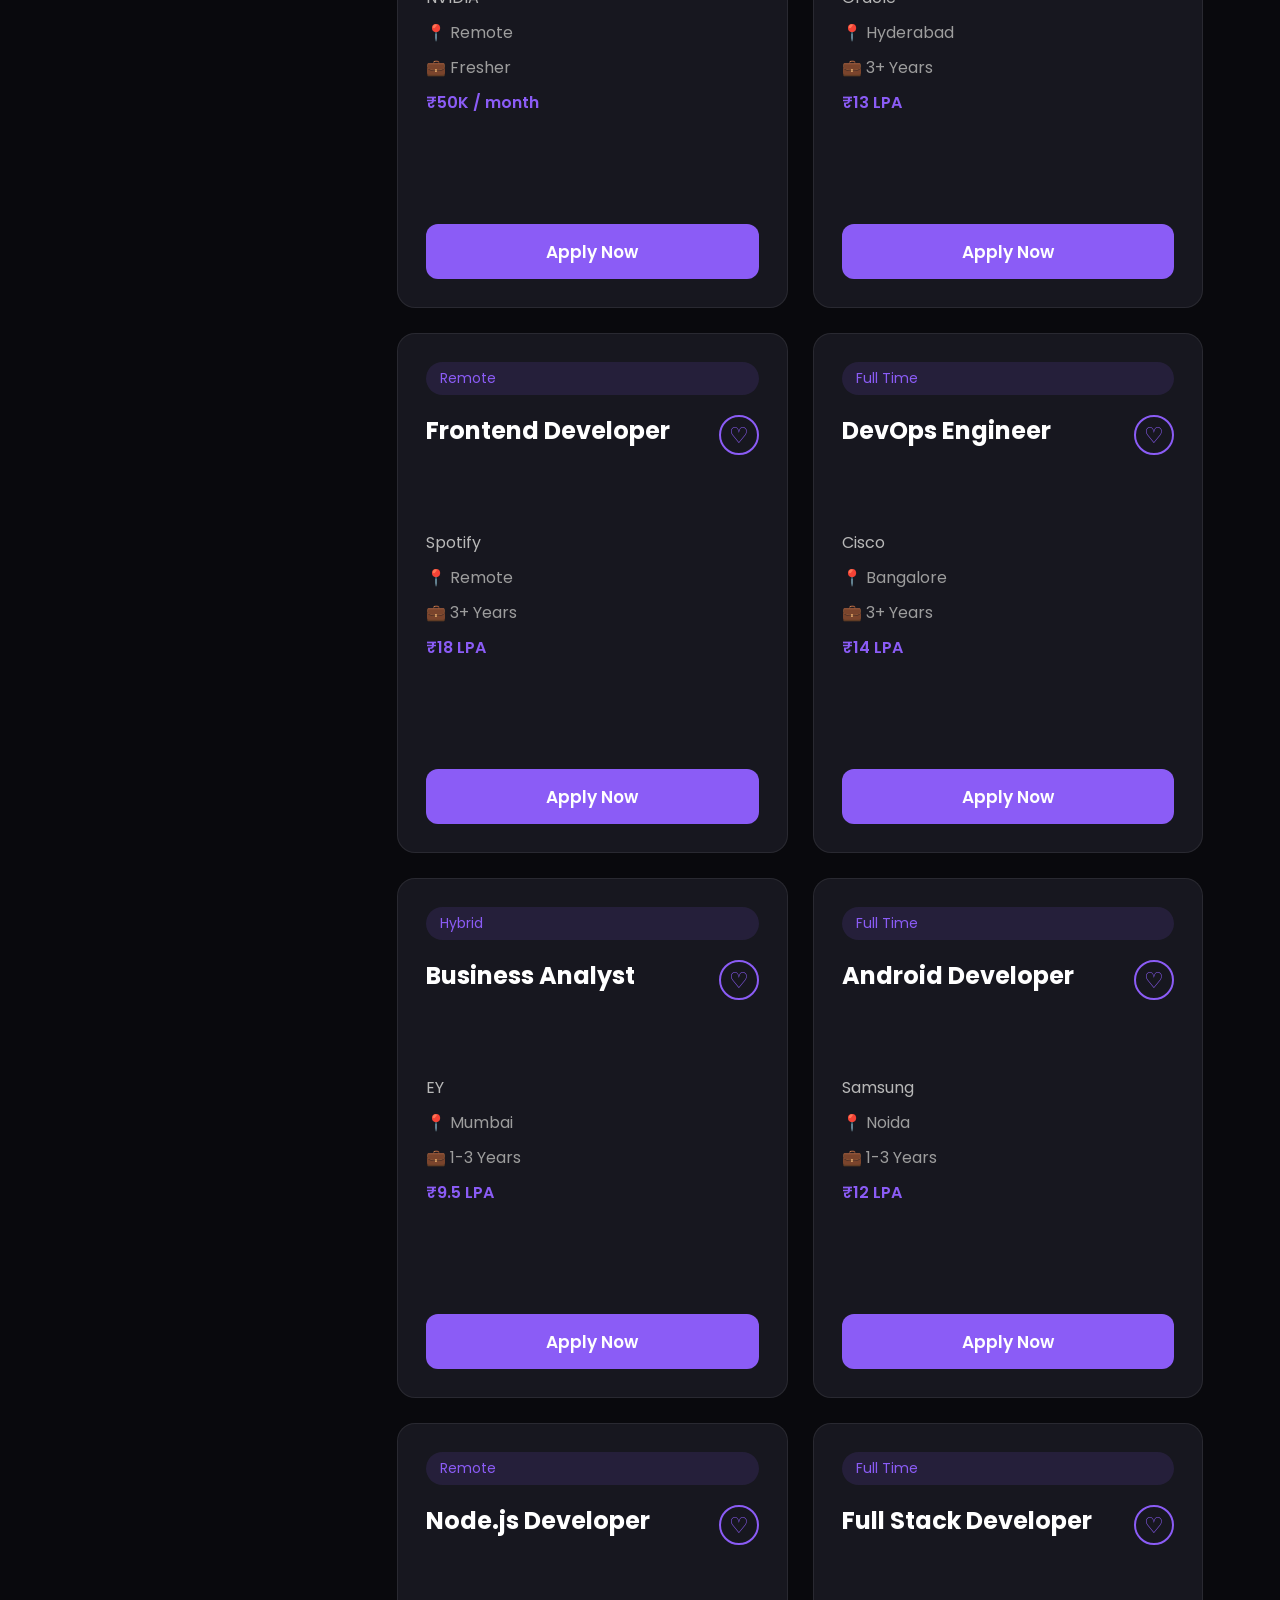
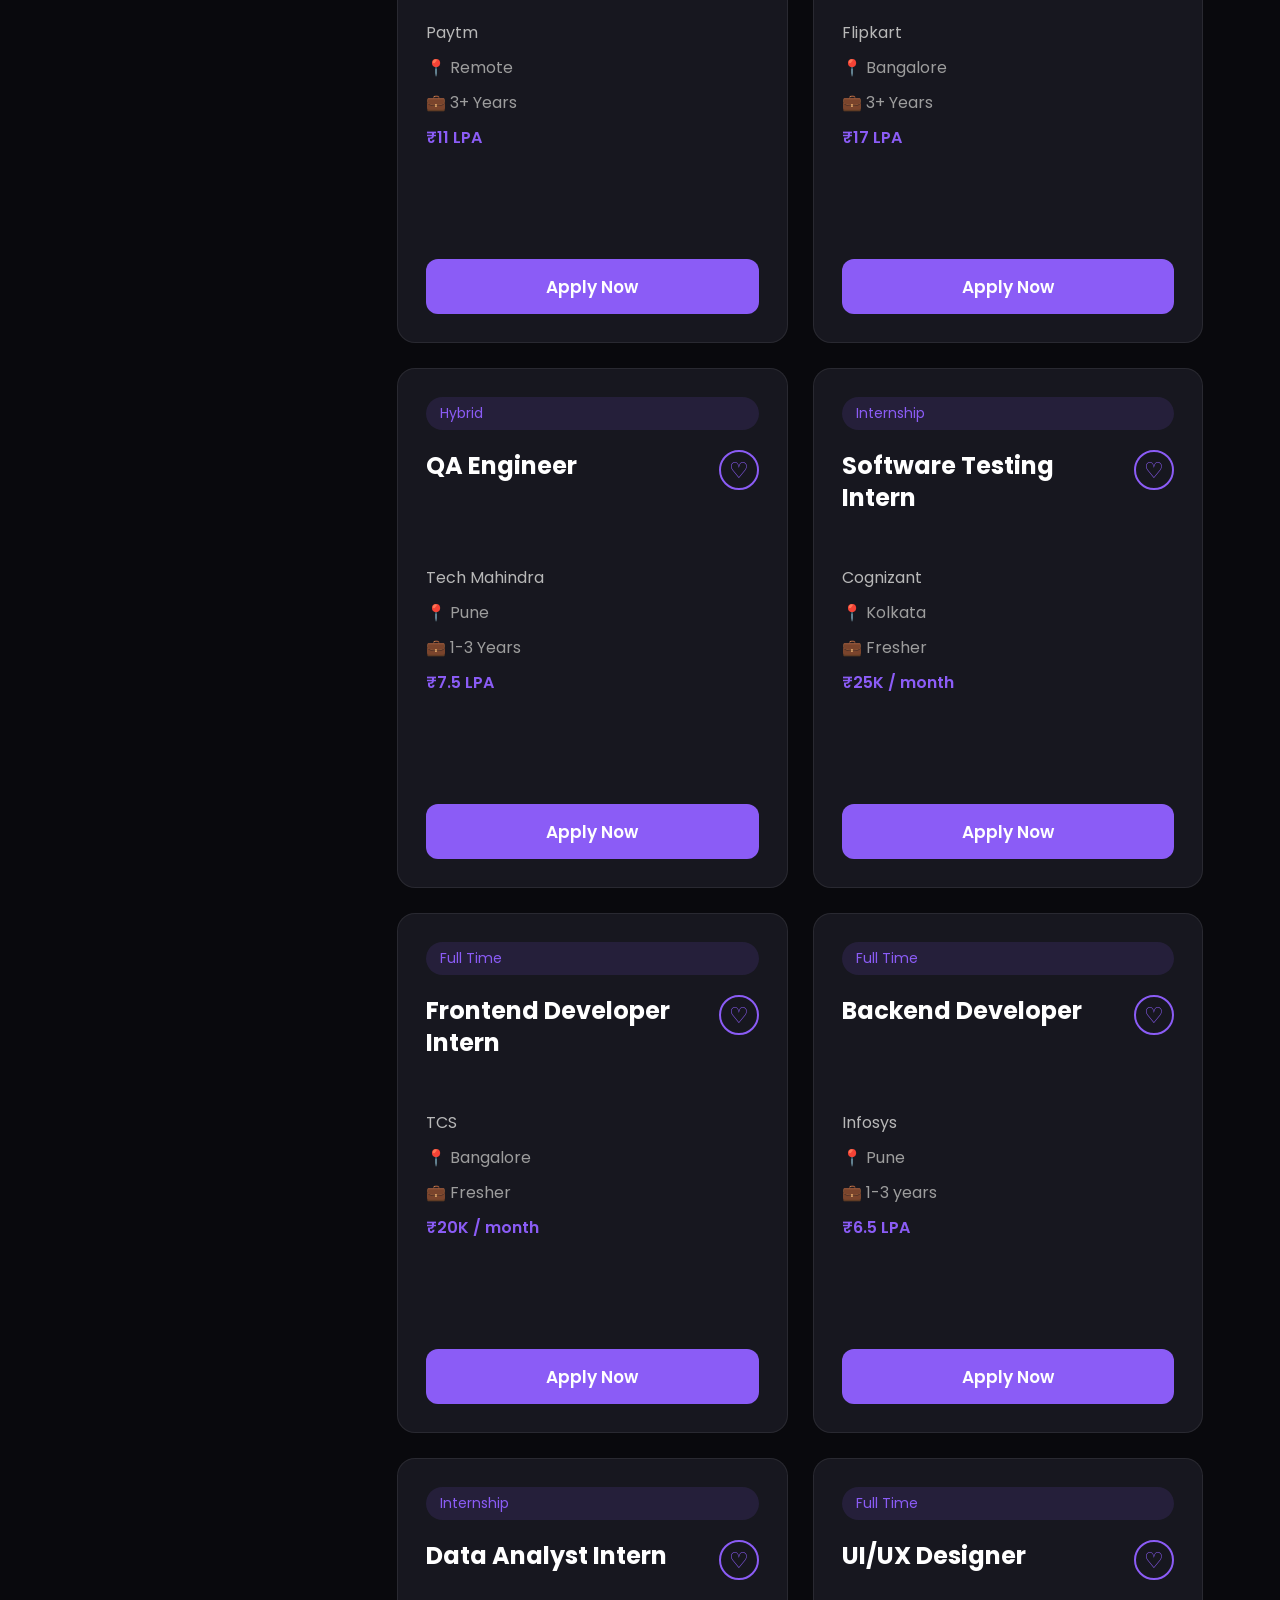
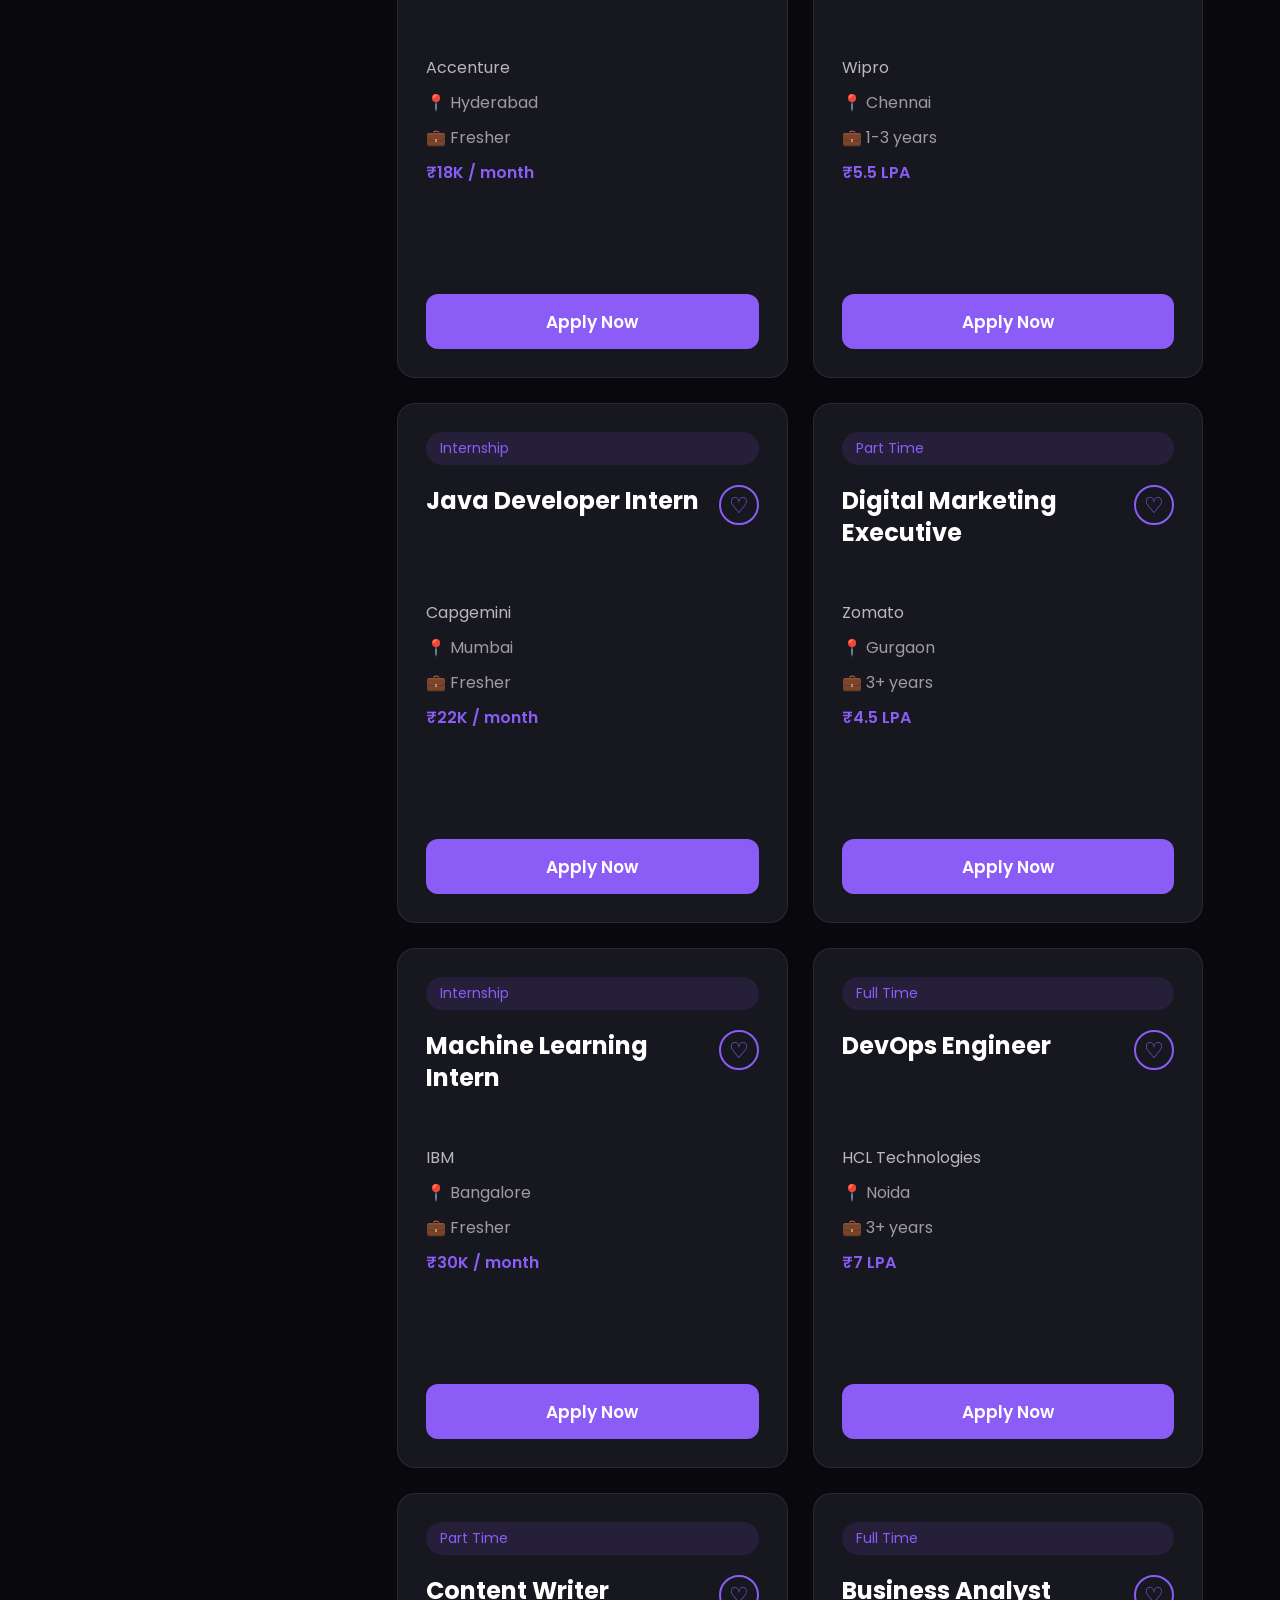
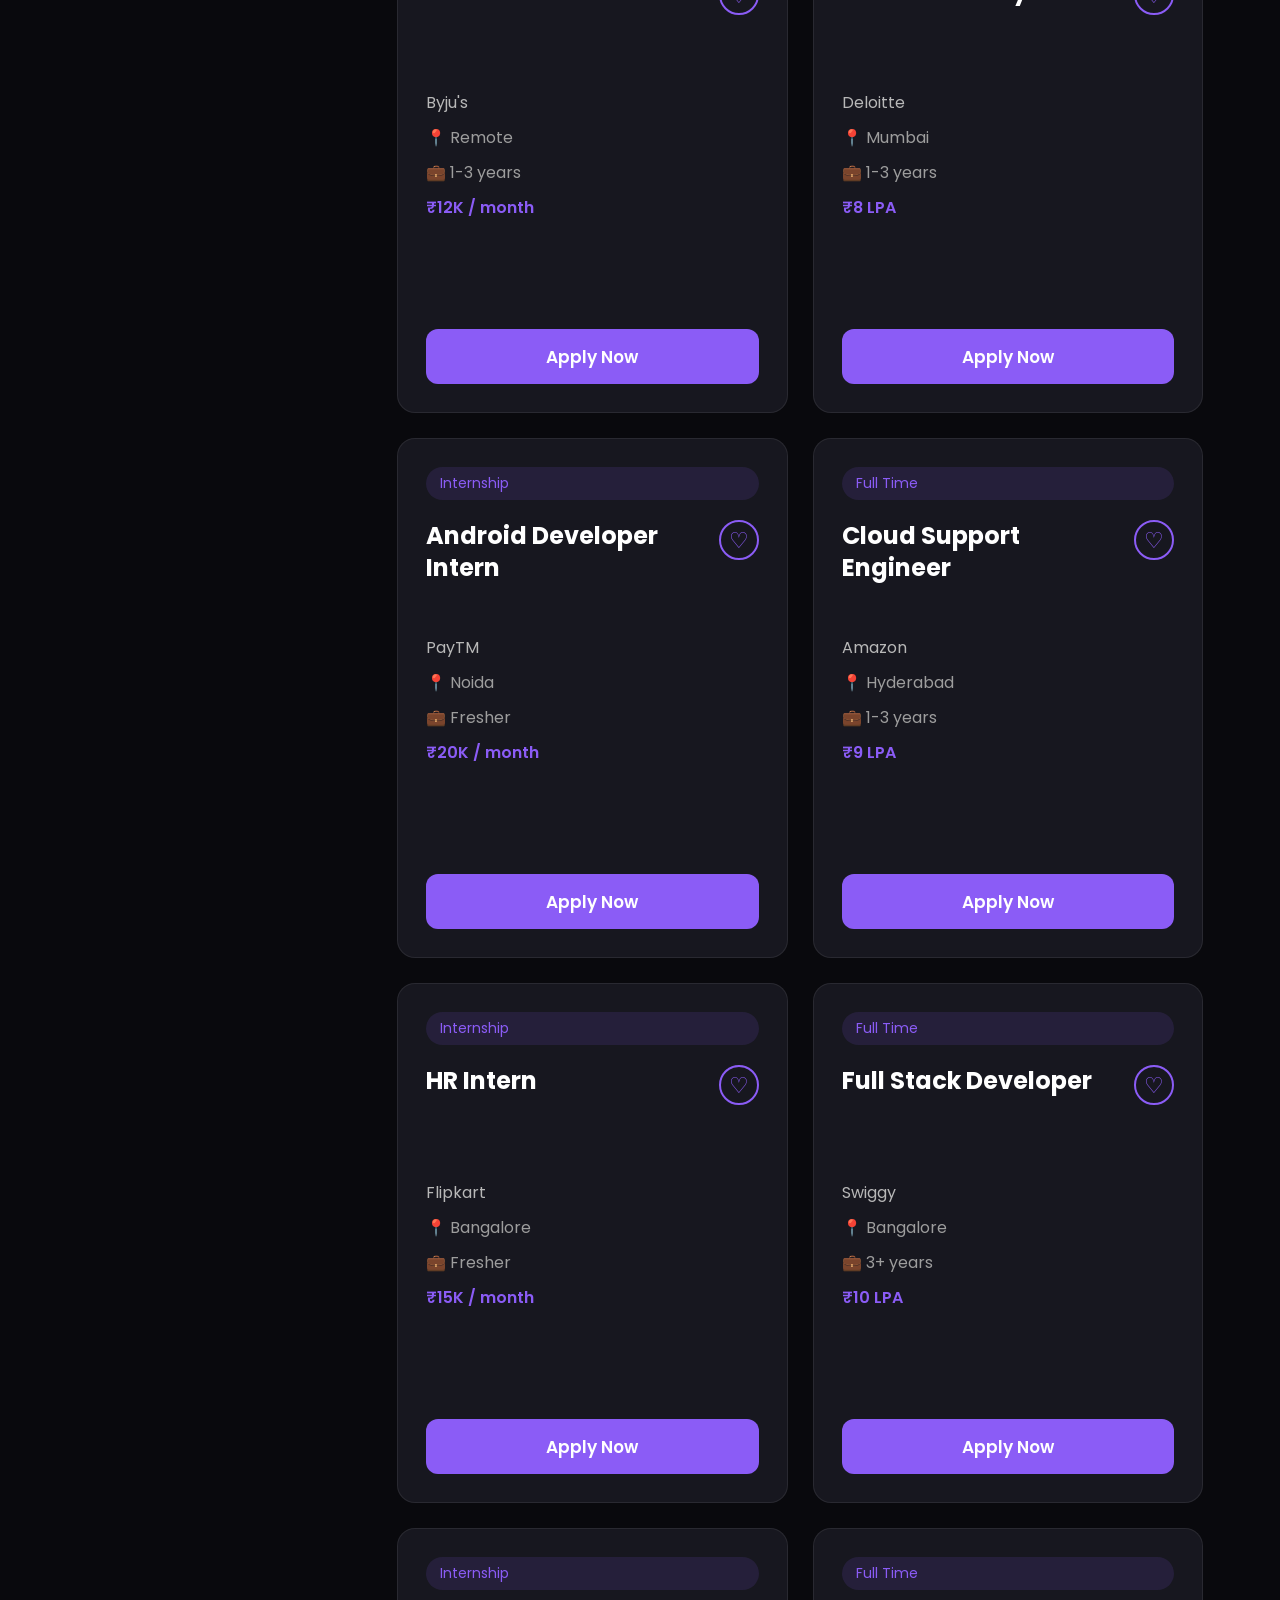
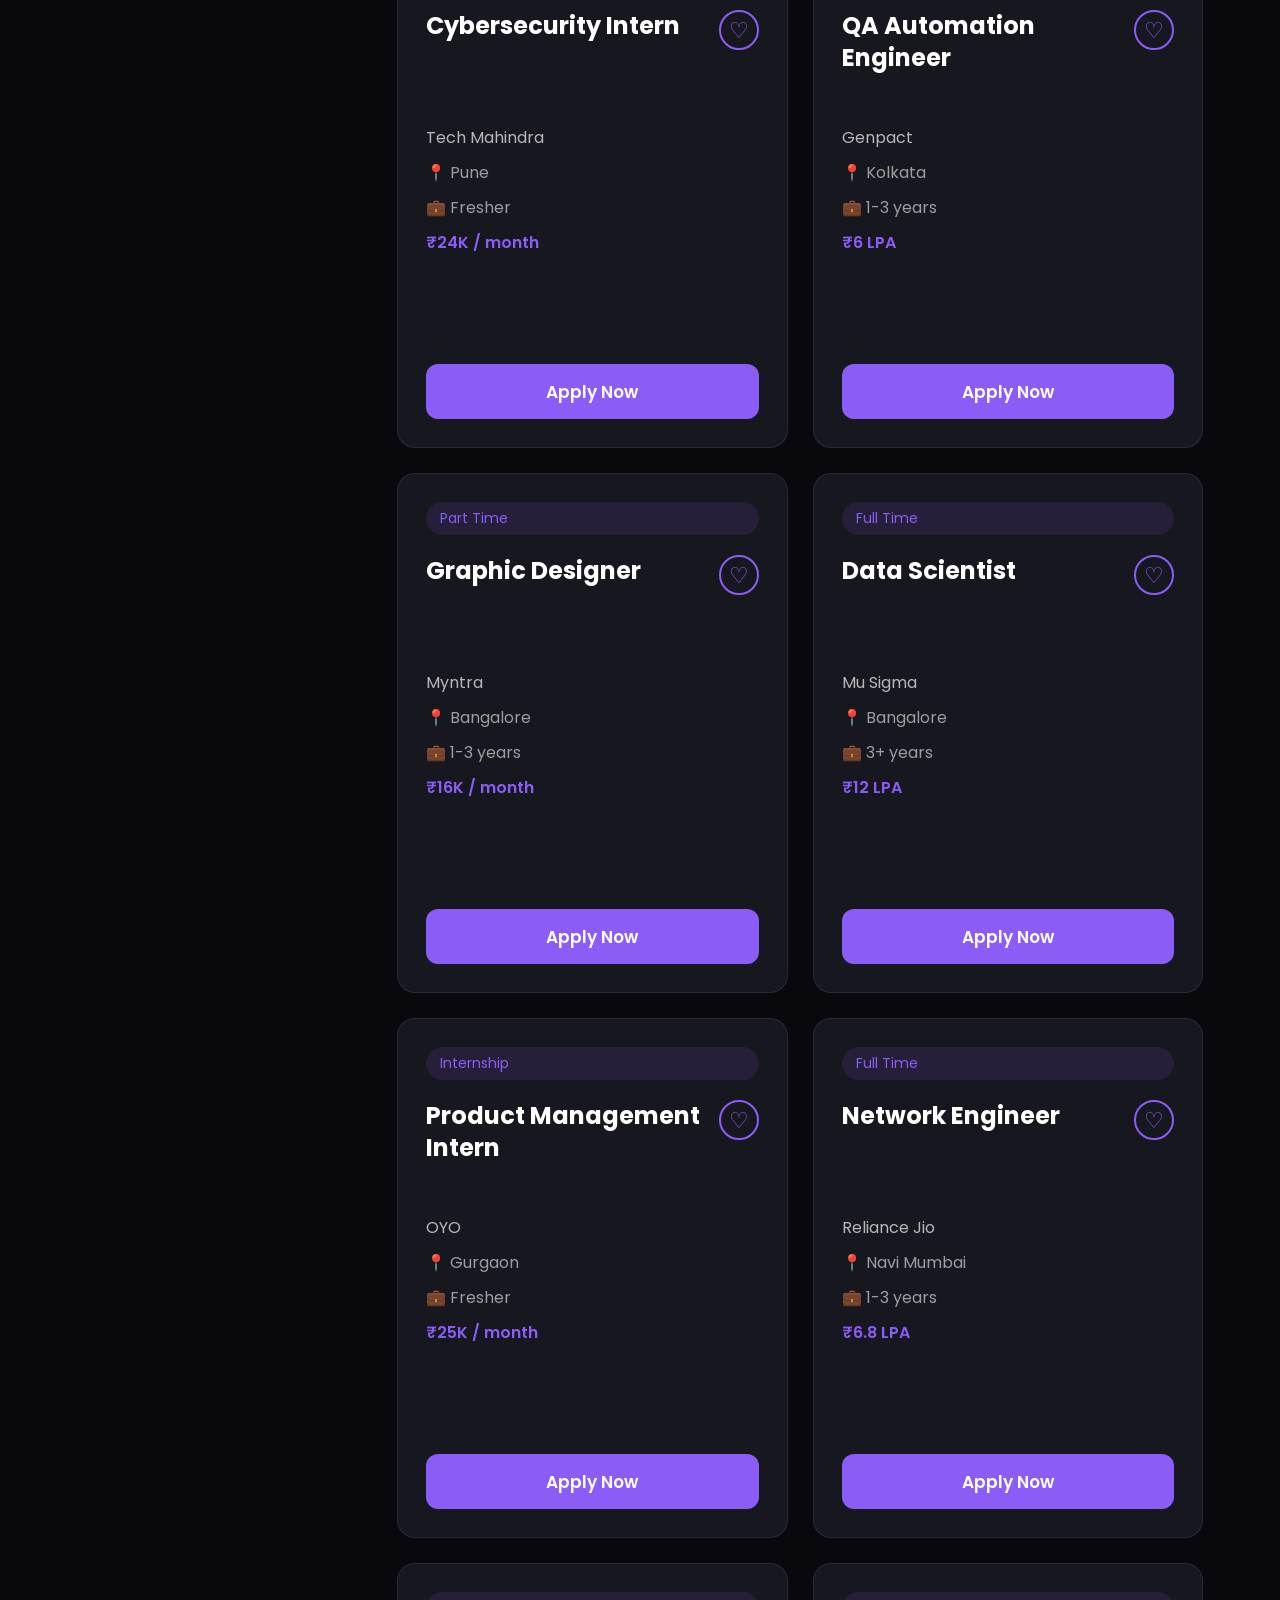
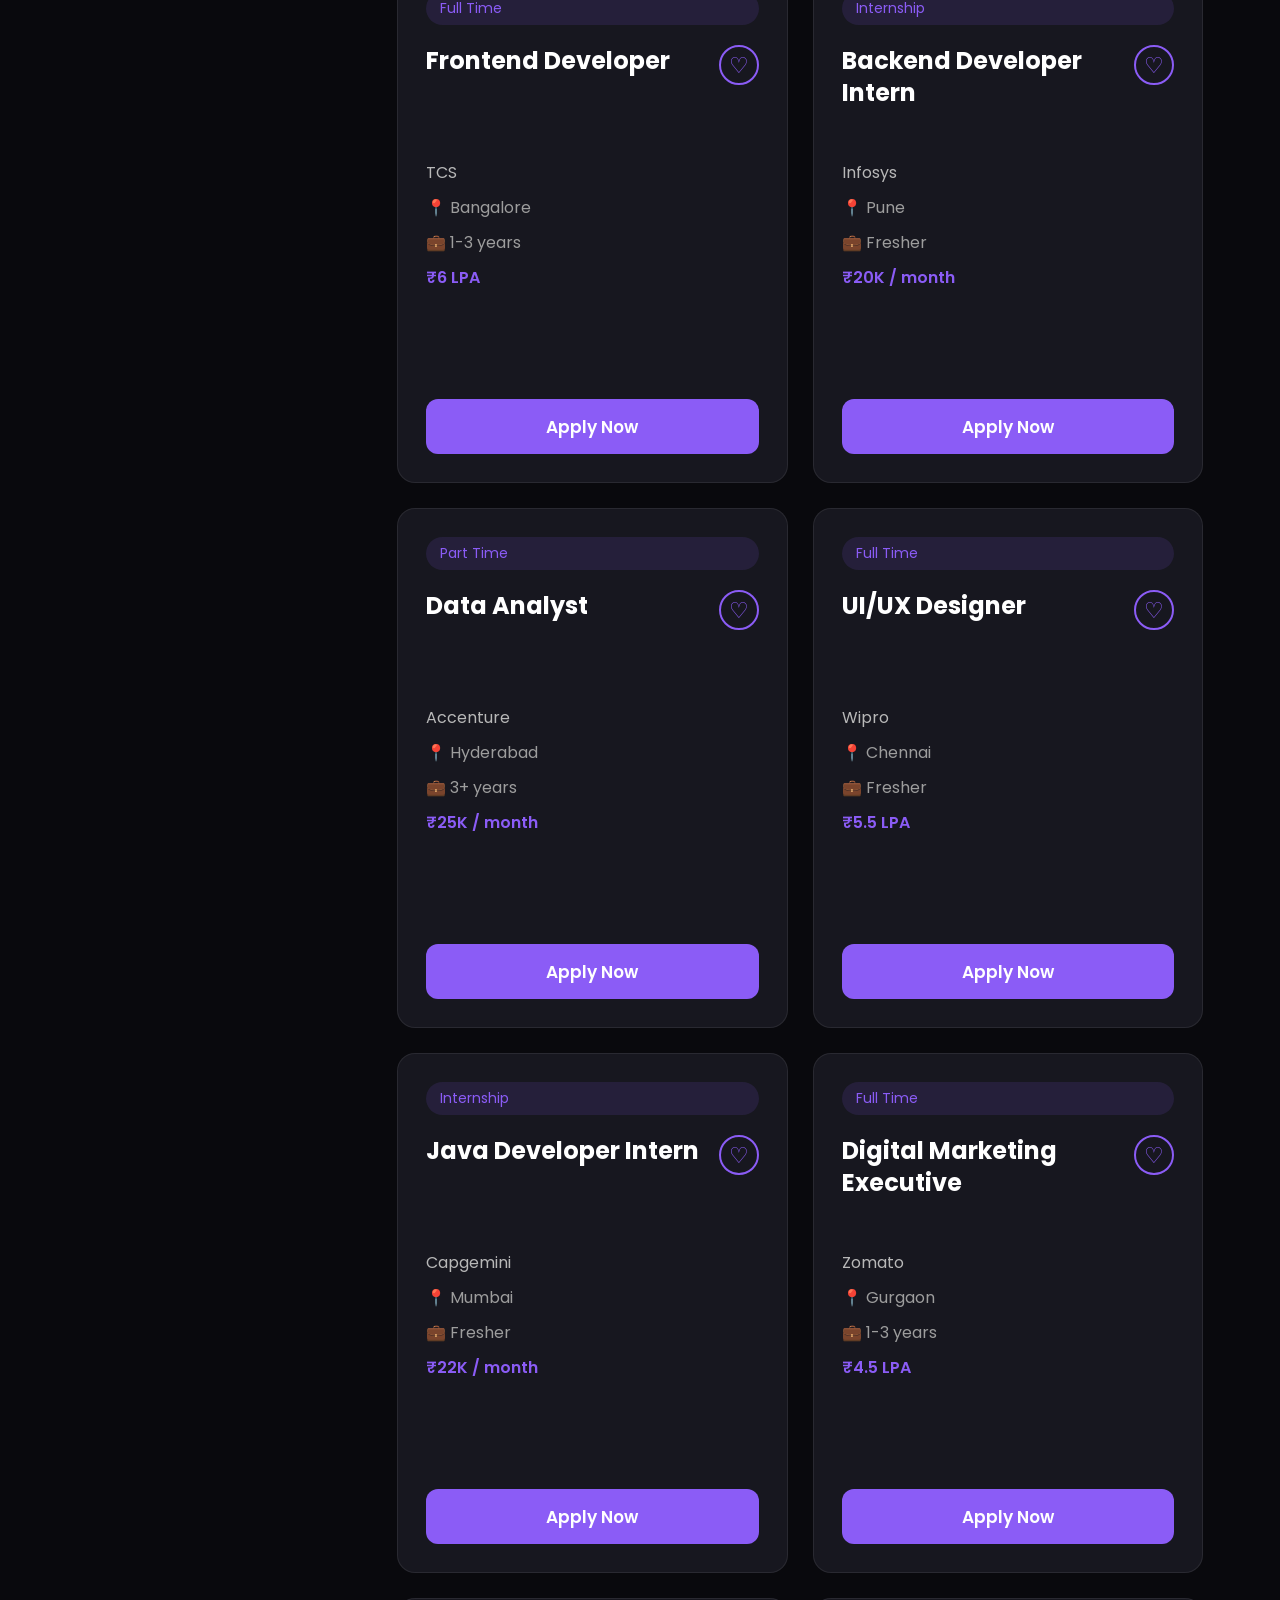
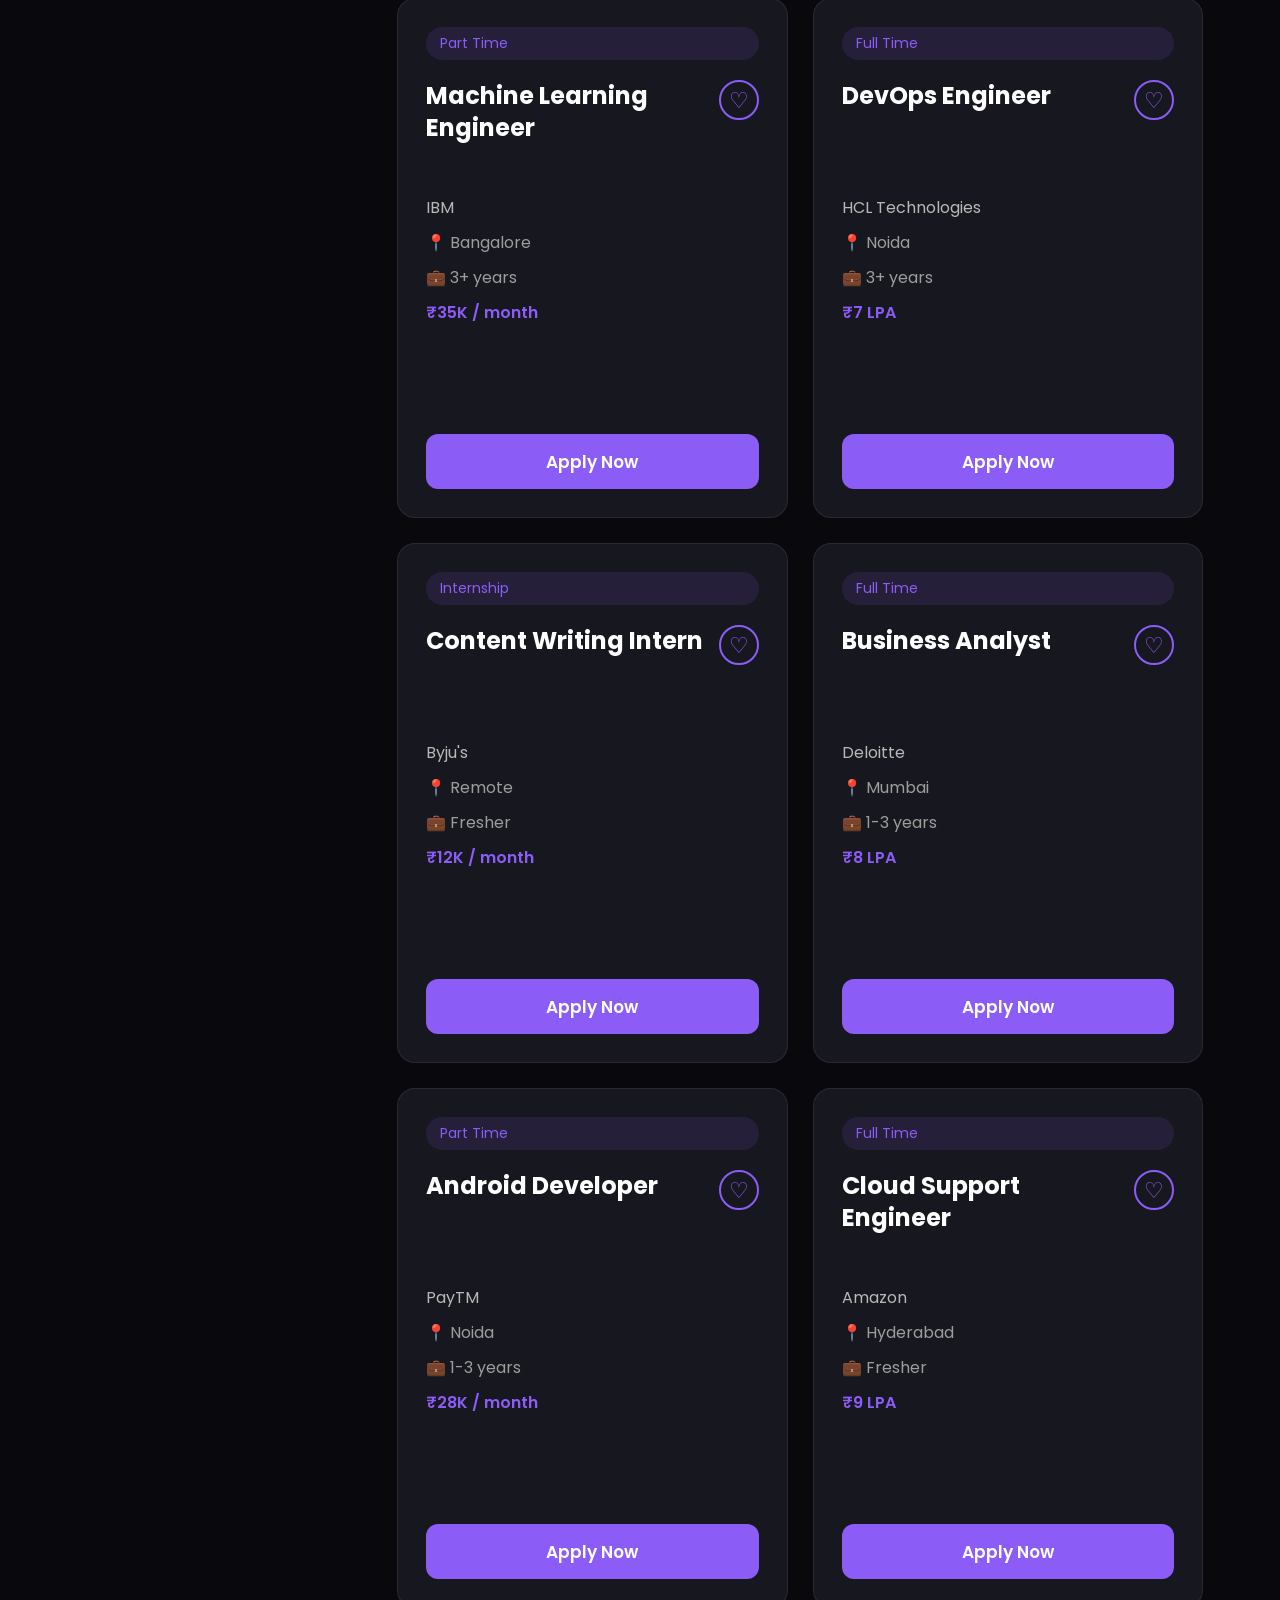
<file: jobs.html>
<!DOCTYPE html>
<html lang="en">

<head>

    <meta charset="UTF-8">
    <meta name="viewport" content="width=device-width, initial-scale=1.0">

    <title>Jobs | CareerPortal</title>

    <link rel="stylesheet" href="css/jobs.css">

    <link href="https://fonts.googleapis.com/css2?family=Poppins:wght@300;400;500;600;700;800&display=swap" rel="stylesheet">

</head>

<body>

    <!-- Navbar -->

    <nav class="navbar">

        <div class="logo">
            CareerPortal
        </div>

        <ul>

            <li><a href="index.html">Home</a></li>

            <li><a href="#">Jobs</a></li>

            <li>

<a href="companies.html">

Companies

</a>

</li>

            <li><a href="about.html">About</a></li>

        </ul>

    </nav>

    <!-- Jobs Section -->

    <section class="jobs-page">

        <!-- Sidebar -->

        <aside class="filters">

            <h2>Filters</h2>

            <div class="filter-box">

                <h4>Job Type</h4>

                <label><input type="checkbox" value="Full Time" class="job-filter"> Full Time</label>

                <label><input type="checkbox" value="Part Time" class="job-filter"> Part Time</label>

                <label><input type="checkbox" value="Internship" class="job-filter"> Internship</label>
            </div>

            <div class="filter-box">

                <h4>Experience</h4>

                <label>
            <input type="checkbox" value="Fresher" class="experience-filter">
            Fresher
            </label>

            <label>
            <input type="checkbox" value="1-3 Years" class="experience-filter">
            1-3 Years
            </label>

            <label>
            <input type="checkbox" value="3+ Years" class="experience-filter">
            3+ Years
            </label>

            </div>

            <div class="filter-box">

                <h4>Location</h4>

                <label><input type="checkbox" value="Kolkata" class="location-filter"> Kolkata</label>

                <label><input type="checkbox" value="Bangalore" class="location-filter"> Bangalore</label>

                <label><input type="checkbox" value="Hyderabad" class="location-filter"> Hyderabad</label>
                
                <label><input type="checkbox" value="Others" class="location-filter"> Other cities</label>
            </div>

        </aside>

        <!-- Main -->

        <main class="jobs-content">

            <div class="search-bar">

                <input
                type="text"
                id="searchInput"
                placeholder="Search jobs...">

                <button>

                    Search

                </button>

            </div>

            <div class="jobs-grid">

            </div>

        </main>

    </section>
    <script src="data/jobs.js"></script>
    <script src="js/jobs.js"></script>

</body>

</html>
</file>
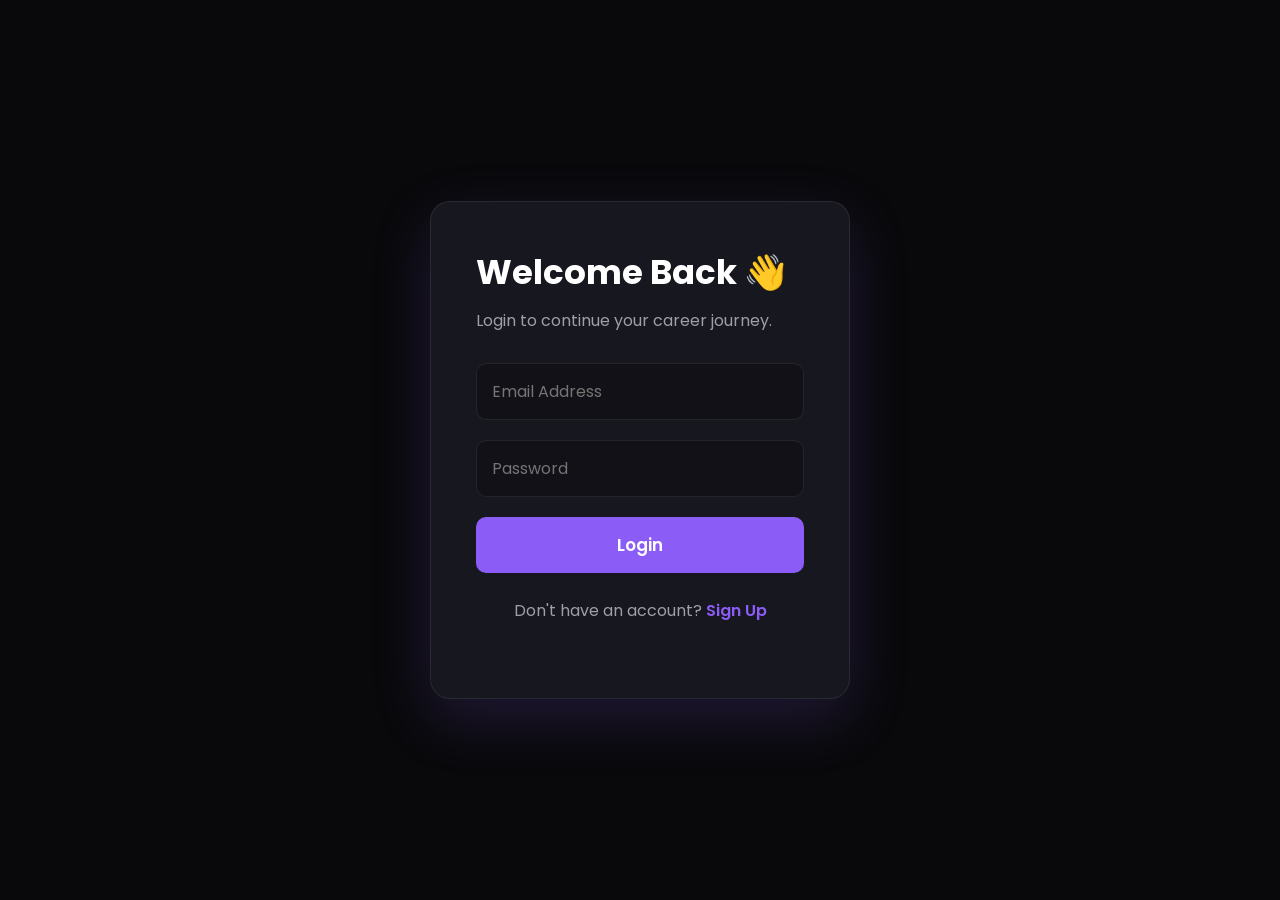
<file: login.html>
<!DOCTYPE html>
<html lang="en">

<head>

<meta charset="UTF-8">

<meta name="viewport" content="width=device-width, initial-scale=1.0">

<title>Login | CareerPortal</title>

<link rel="stylesheet" href="css/login.css">

<link href="https://fonts.googleapis.com/css2?family=Poppins:wght@300;400;500;600;700;800&display=swap" rel="stylesheet">

</head>

<body>

<div class="login-container">

    <div class="login-box">

        <h1>Welcome Back 👋</h1>

        <p>Login to continue your career journey.</p>

        <form id="loginForm">

            <input
                type="email"
                id="email"
                placeholder="Email Address"
                required>

            <input
                type="password"
                id="password"
                placeholder="Password"
                required>

            <button type="submit">

                Login

            </button>

        </form>

        <p class="bottom-text">

            Don't have an account?

            <a href="signup.html">

                Sign Up

            </a>

        </p>

    </div>

</div>

<script src="js/login.js"></script>

</body>

</html>
</file>
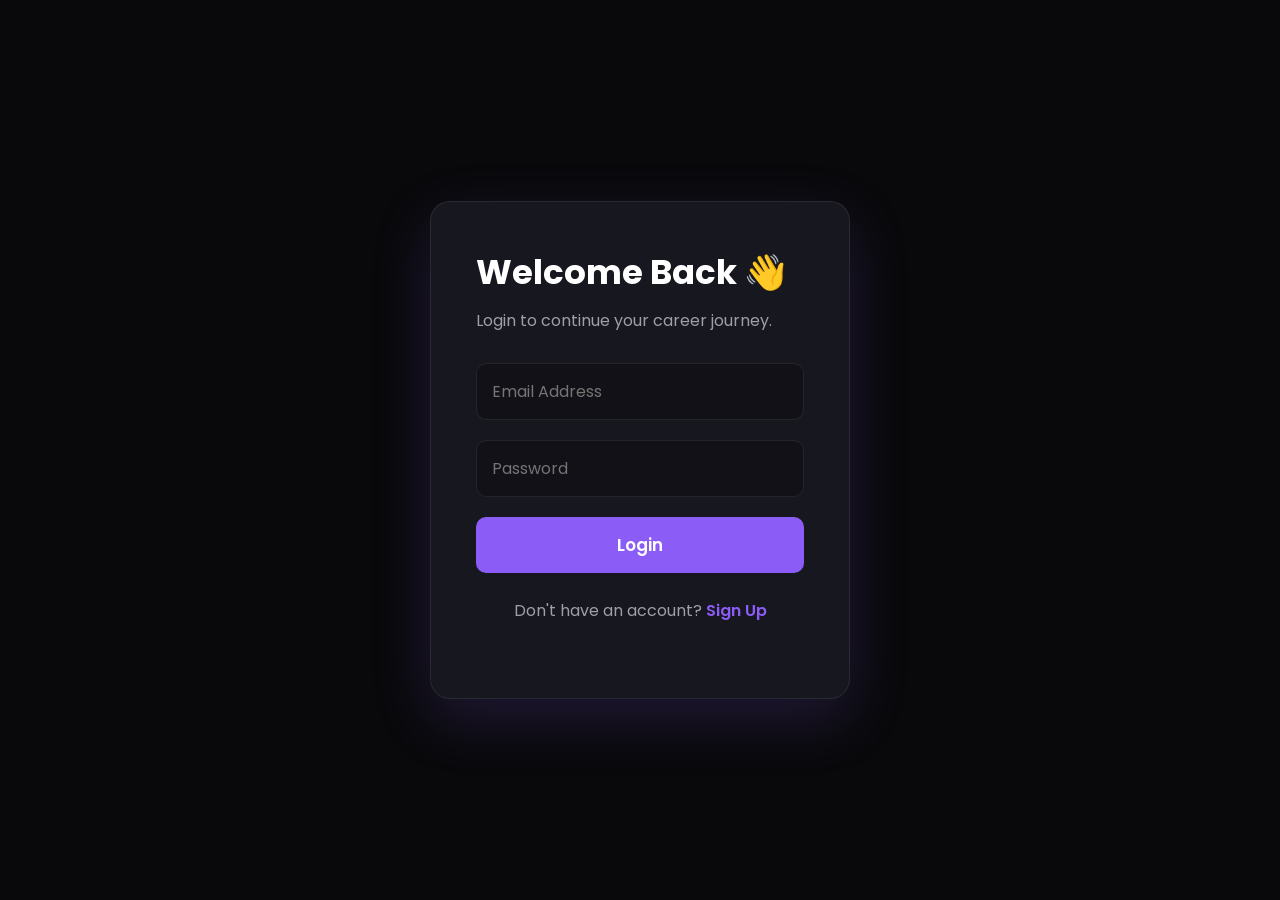
<file: profile.html>
<!DOCTYPE html>
<html lang="en">

<head>

<meta charset="UTF-8">
<meta name="viewport" content="width=device-width, initial-scale=1.0">

<title>My Profile | CareerPortal</title>

<link rel="stylesheet" href="css/profile.css">

<link href="https://fonts.googleapis.com/css2?family=Poppins:wght@300;400;500;600;700;800&display=swap" rel="stylesheet">

</head>

<body>

<!-- ===========================
NAVBAR
=========================== -->

<nav class="navbar">

    <div class="logo">

        <a href="index.html">CareerPortal</a>

    </div>

    <ul>

        <li><a href="index.html">Home</a></li>

        <li><a href="jobs.html">Jobs</a></li>

        <li><a href="profile.html" class="active">Profile</a></li>

        <li><a href="applications.html">Applications</a></li>

    </ul>

    <button id="logoutBtn">

        Logout

    </button>

</nav>

<!-- ===========================
PROFILE
=========================== -->

<section class="profile-section">

<div class="profile-card">

<div class="avatar">

👤

</div>

<h2 id="userName"></h2>

<p id="userEmail"></p>

<div class="stats">

<div class="stat">

<h3>26+</h3>

<span>Jobs Available</span>

</div>

<div class="stat">

<h3 id="appliedCount">0</h3>

<span>Applied Jobs</span>

</div>

<div class="stat">

<h3 id="savedCount">0</h3>

<span>Saved Jobs</span>

</div>

</div>

</div>

<!-- ===========================
SAVED JOBS
=========================== -->

<div class="saved-section">

<h2>

Saved Jobs

</h2>

<div id="savedJobsList">

</div>

</div>

</section>

<script src="data/jobs.js"></script>

<script src="js/profile.js"></script>

</body>

</html>
</file>
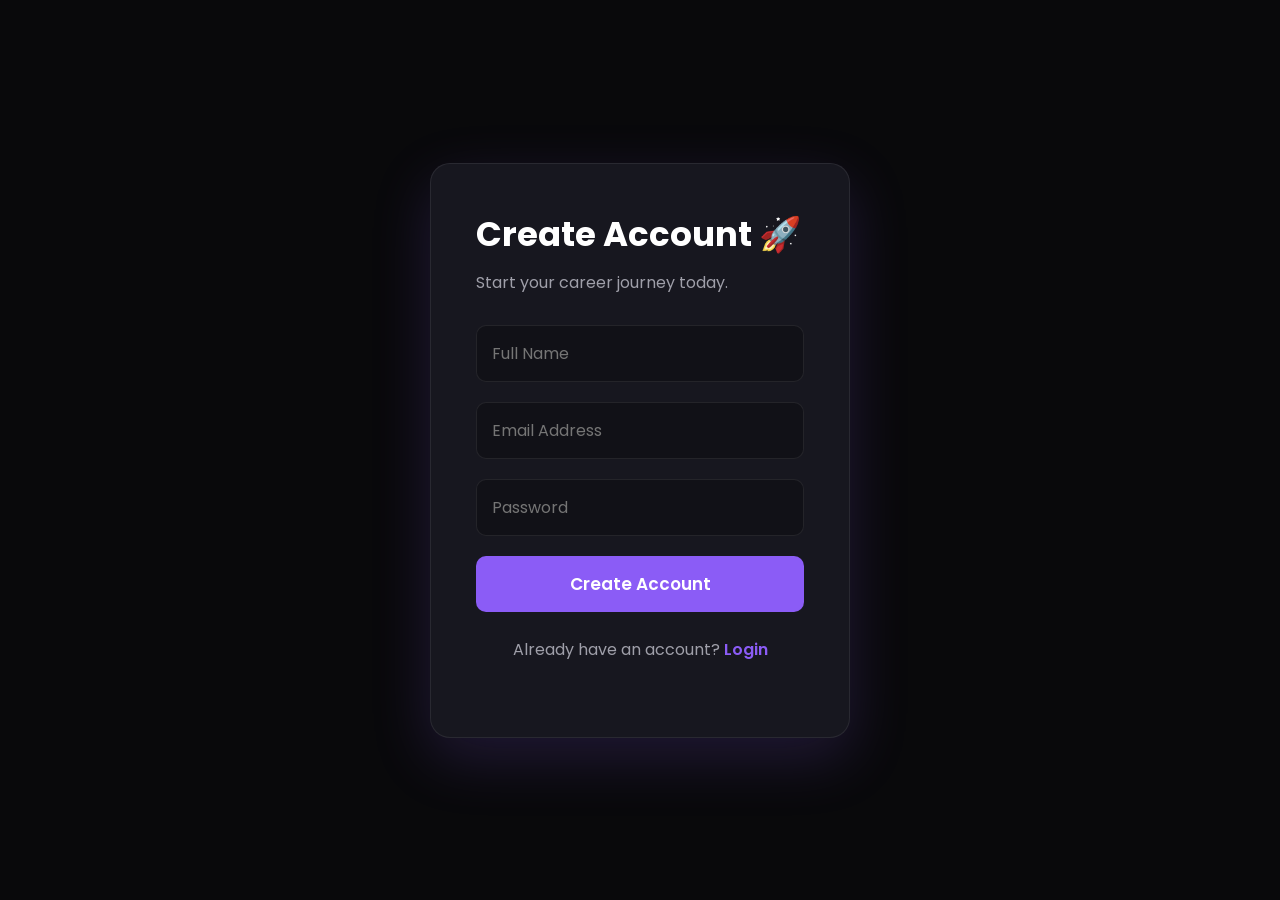
<file: signup.html>
<!DOCTYPE html>
<html lang="en">

<head>

<meta charset="UTF-8">

<meta name="viewport" content="width=device-width, initial-scale=1.0">

<title>Sign Up | CareerPortal</title>

<link rel="stylesheet" href="css/login.css">

<link href="https://fonts.googleapis.com/css2?family=Poppins:wght@300;400;500;600;700;800&display=swap" rel="stylesheet">

</head>

<body>

<div class="login-container">

    <div class="login-box">

        <h1>Create Account 🚀</h1>

        <p>Start your career journey today.</p>

        <form id="signupForm">

            <input
                type="text"
                id="name"
                placeholder="Full Name"
                required>

            <input
                type="email"
                id="email"
                placeholder="Email Address"
                required>

            <input
                type="password"
                id="password"
                placeholder="Password"
                required>

            <button type="submit">

                Create Account

            </button>

        </form>

        <p class="bottom-text">

            Already have an account?

            <a href="login.html">

                Login

            </a>

        </p>

    </div>

</div>

<script src="js/signup.js"></script>

</body>

</html>
</file>
<file: css/style.css>
/* 
   GOOGLE FONT
 */

@import url('https://fonts.googleapis.com/css2?family=Poppins:wght@300;400;500;600;700;800&display=swap');

/* 
   RESET
*/

*{
    margin:0; /* Reset margin for all elements */
    padding:0; /* Reset padding for all elements */
    box-sizing:border-box; /* Set box-sizing to border-box for all elements */
    font-family:'Poppins',sans-serif; /* Set default font family to Poppins */
}

/* 
   BODY
 */

body{

    background:#09090B;/* Set background color */

    color:white; /* Set default text color  */

    overflow-x:hidden; /* Prevent horizontal scrolling */

}

/* 
   LINKS
 */

a{

    text-decoration:none; /* Remove underline from links */

    color:inherit;/* Inherit color from parent element */

}

ul{

    list-style:none; /* Remove bullet points from unordered lists */

}
/* 
   NAVBAR
*/

.navbar{

    width:100%;

    height:80px;

    display:flex; /* Use flexbox for layout */

    align-items:center;

    justify-content:space-between; /* Space between logo and navigation links */

    padding:0 8%;

    position:fixed;/* Fix the navbar at the top of the page */

    top:0; 

    left:0;

    backdrop-filter:blur(20px); /* Apply a blur effect to the background of the navbar */

    background:rgba(9,9,11,.55); /* Set a semi-transparent background color for the navbar */

    border-bottom:1px solid rgba(255,255,255,.08);

    z-index:1000; /* Ensure the navbar is above other content */

}

.logo a{

    font-size:28px;

    font-weight:700;

    color:#ffffff;

}

.nav-links{

    display:flex;

    gap:40px;

}

.nav-links a{

    color:#d1d5db;

    font-size:15px;

    transition:.3s;

}

.nav-links a:hover{

    color:#a855f7;

}

.nav-buttons{

    display:flex;

    gap:15px;

}

.login-btn{

    color:white;

    padding:12px 22px;

    border:1px solid rgba(255,255,255,.15);

    border-radius:12px;

    transition:.3s;

}

.login-btn:hover{

    border-color:#a855f7;

    color:#a855f7;

    box-shadow:0 1px 90px rgba(138, 92, 246, 0.475);

}

.signup-btn{

    background:#8b5cf6;

    color:white;

    padding:12px 24px;

    border-radius:12px;

    transition:.3s;

}

.signup-btn:hover{

    background:#7c3aed;

    transform:translateY(-2px);

    box-shadow:0 10px 25px rgba(139,92,246,.45);

}
/* 
   HERO SECTION
 */

.hero{

    width:100%;

    max-width:1600px;

    margin:auto;

    min-height:100vh;  /* 100% of viewport height */

    display:flex;

    align-items:center;

    justify-content:center;/* Space between left and right sections */

    gap:35px;

    padding:140px 7% 80px; /* Top padding to account for fixed navbar, horizontal padding, and bottom padding */

}

.hero-left{

    flex:1.25;

    max-width:700px;

}

.hero-right{

    flex:1; /* Take up equal space as hero-left */

    display:flex;

    justify-content:center;

}



.hero-tag{

    display:inline-block; /* Make the tag fit its content */

    padding:10px 18px;

    border-radius:50px;

    background:rgba(168,85,247,.12);

    border:1px solid rgba(168,85,247,.35);

    color:#c084fc;

    font-size:14px;

    margin-bottom:25px;

}



.hero h1{

    font-size:70px;

    line-height:1.1;

    margin-bottom:25px;

    font-weight:700;

}

.hero h1 span{

    color:#8b5cf6;

}

.hero p{

    font-size:18px;

    color:#b8b8b8;

    line-height:1.8;

    margin-bottom:40px;

    max-width:620px;

}
/* 
   SEARCH SECTION
 */

.search-container{

    display:flex;
    align-items:center;
    gap:15px;

    margin-top:40px;

    flex-wrap:nowrap;

}

.search-card{

    flex:1;
    min-width:200px;
    height:70px;

    background:#17171f;

    border:1px solid rgba(255,255,255,.08);

    border-radius:18px;

    display:flex;
    align-items:center;
    gap:18px;

    padding:14px;

    transition:.3s;

}

.search-card:hover{

    border-color:#8b5cf6;

    transform:translateY(-3px);

    box-shadow:0 15px 35px rgba(139,92,246,.18);

}

.search-icon{

    font-size:12px;

}

.search-content{

    flex:1;

}

.search-content label{

    display:block;

    color:white;

    font-size:18px;

    font-weight:600;

    margin-bottom:6px;

}

.search-content input{

    width:100%;

    border:none;

    outline:none;

    background:transparent;

    color:#bdbdc7;

    font-size:12px;

}

.search-content input::placeholder{

    color:#7d7d89;

}

.search-btn{

   width:170px; 
   height:70px;
   padding:0 45px;
   white-space:nowrap; 

    border:none;

    border-radius:18px;

    background:#8b5cf6;

    color:white;

    font-size:16px;

    font-weight:600;

    cursor:pointer;

    transition:.3s;

    display:flex;
    align-items:center;
    justify-content:center;
    gap:12px;

}

.search-btn:hover{

    background:#7c3aed;

    transform:translateY(-3px);

    box-shadow:0 15px 35px rgba(139,92,246,.35);

}
/* 
   HERO SECTION
 */

.hero{
    width:100%;
    max-width:1600px;
    margin:auto;
    min-height:100vh;

    display:flex;
    align-items:center;
    justify-content:space-between;

    gap:40px;

    padding:120px 7% 80px;

    position:relative;
    overflow:hidden;
}

.hero::before{
    content:"";
    position:absolute;

    width:650px;
    height:650px;

    right:-120px;
    top:80px;

    background:radial-gradient(circle,
        rgba(139,92,246,.30) 0%,
        rgba(139,92,246,.10) 40%,
        transparent 75%);

    filter:blur(40px);

    z-index:-1;
}

.hero-left{
    flex:0.9;
}

.hero-right{
    flex:1.3;

    display:flex;
    justify-content:center;
    align-items:center;
}

.hero-tag{
    display:inline-block;

    padding:10px 20px;

    border-radius:50px;

    background:rgba(139,92,246,.12);

    border:1px solid rgba(139,92,246,.35);

    color:#c084fc;

    margin-bottom:30px;
}

.hero-tag:hover{

    box-shadow:0 0px 50px rgba(138, 92, 246, 0.67);
    transition: .3s;
}

.hero h1{
    font-size:78px;
    line-height:1.05;
    font-weight:700;

    margin-bottom:25px;
}

.hero h1 span{
    color:#8b5cf6;
}

.hero p{
    color:#b8b8b8;

    font-size:20px;

    line-height:1.8;

    max-width:600px;

    margin-bottom:40px;
}

.hero-image{
    display:flex;
    justify-content:center;
    align-items:center;
}

.hero-image img{

    width:115%;

    max-width:820px;

    object-fit:contain;

    filter:drop-shadow(0 20px 60px rgba(139,92,246,.35));

    animation:floatImage 5s ease-in-out infinite;

}

@keyframes floatImage{

    0%{
        transform:translateY(0px);
    }

    50%{
        transform:translateY(-12px);
    }

    100%{
        transform:translateY(0px);
    }

}
/* 
   FEATURED JOBS
 */

.featured-jobs{

    max-width:1400px;
    margin:120px auto;
    padding:0 7%;

}

.section-title{

    text-align:center;
    margin-bottom:60px;

}

.section-title h2{

    font-size:42px;
    color:white;
    margin-bottom:12px;

}

.section-title p{

    color:#9f9f9f;
    font-size:18px;

}

.jobs-grid{

    display:grid;

    grid-template-columns:repeat(auto-fit,minmax(320px,1fr));

    gap:30px;

}

.job-card{

    background:#17171f;

    border:1px solid rgba(255,255,255,.08);

    border-radius:22px;

    padding:30px;

    transition:.35s;

}

.job-card:hover{

    transform:translateY(-10px);

    border-color:#8b5cf6;

    box-shadow:0 20px 45px rgba(139,92,246,.25);

}

.job-type{

    display:inline-block;

    background:rgba(139,92,246,.18);

    color:#b98cff;

    padding:8px 18px;

    border-radius:30px;

    font-size:14px;

    margin-bottom:22px;

}

.job-card h3{

    color:white;

    font-size:25px;

    margin-bottom:18px;

}

.company{

    color:#d8d8d8;

    margin-bottom:10px;

}

.location{

    color:#b5b5b5;

    margin-bottom:10px;

}

.salary{

    color:#8b5cf6;

    font-size:20px;

    font-weight:600;

    margin-bottom:28px;

}

.job-card button{

    width:100%;

    height:52px;

    border:none;

    border-radius:12px;

    background:#8b5cf6;

    color:white;

    font-size:16px;

    cursor:pointer;

    transition:.3s;

}

.job-card button:hover{

    background:#7c3aed;

}
/* 
   TOP COMPANIES
 */

.companies{

    max-width:1400px;

    margin:120px auto;

    padding:0 7%;

}

.companies-grid{

    display:grid;

    grid-template-columns:repeat(auto-fit,minmax(220px,1fr));

    gap:30px;

}

.company-card{

    background:#17171f;

    border:1px solid rgba(255,255,255,.08);

    border-radius:20px;

    padding:35px 25px;

    text-align:center;

    transition:.35s;

}

.company-card:hover{

    transform:translateY(-10px);

    border-color:#8b5cf6;

    box-shadow:0 18px 45px rgba(139,92,246,.25);

}

.company-card img{

    width:70px;

    height:70px;

    object-fit:contain;

    margin-bottom:20px;

}

.company-card h3{

    color:white;

    margin-bottom:10px;

    font-size:24px;

}

.company-card p{

    color:#9b9b9b;

}
/* Individual Company Logo Sizes */

.google-logo{
    width:90px;
    height:90px;
}

.microsoft-logo{
    width:85px;
    height:85px;
}

.amazon-logo{
    width:75px;
    height:75px;
}

.adobe-logo{
    width:70px;
    height:70px;
}
/* 
   STATISTICS SECTION ( COUNTDOWN NOT HERE )
 */

.stats{

    max-width:1400px;

    margin:120px auto;

    padding:0 7%;

}

.stats-container{

    display:flex;

    justify-content:space-between;

    align-items:center;

    background:#17171f;

    border:1px solid rgba(255,255,255,.08);

    border-radius:28px;

    padding:45px 20px;

    position:relative;

    overflow:hidden;

}

.stats-container::before{

    content:"";

    position:absolute;

    width:350px;

    height:350px;

    right:-120px;

    top:-120px;

    background:radial-gradient(circle,
    rgba(139,92,246,.25),
    transparent 70%);

    filter:blur(35px);

}

.stat-box{

    flex:1;

    text-align:center;

    position:relative;

}

.stat-box:not(:last-child)::after{

    content:"";

    position:absolute;

    right:0;

    top:50%;

    transform:translateY(-50%);

    width:1px;

    height:70px;

    background:rgba(255,255,255,.08);

}

.stat-box h2{

    color:#8b5cf6;

    font-size:48px;

    margin-bottom:10px;

    font-weight:700;

}

.stat-box p{

    color:#a5a5b5;

    font-size:17px;

}
/* 
   FOOTER
*/

.footer{

    background:#111118;

    margin-top:120px;

    border-top:1px solid rgba(255,255,255,.08);

}

.footer-container{

    max-width:1400px;

    margin:auto;

    padding:70px 7% 40px;

    display:grid;

    grid-template-columns:2fr 1fr 1fr 1fr;

    gap:60px;

}

.footer-about h2{

    color:#8b5cf6;

    font-size:32px;

    margin-bottom:20px;

}

.footer-about p{

    color:#b5b5b5;

    line-height:1.8;

    max-width:350px;

}

.footer-links h3{

    color:white;

    margin-bottom:22px;

    font-size:20px;

}

.footer-links{

    display:flex;

    flex-direction:column;

}

.footer-links a{

    text-decoration:none;

    color:#b5b5b5;

    margin-bottom:15px;

    transition:.3s;

}

.footer-links a:hover{

    color:#8b5cf6;

    transform:translateX(6px);

}

.footer-bottom{

    border-top:1px solid rgba(255,255,255,.08);

    text-align:center;

    color:#8f8f8f;

    padding:25px;

    font-size:15px;

}
</file>
<file: css/about.css>
/* 
   GOOGLE FONT
 */

@import url('https://fonts.googleapis.com/css2?family=Poppins:wght@300;400;500;600;700;800&display=swap');

/* 
   RESET
 */

*{
    margin:0;
    padding:0;
    box-sizing:border-box;
    font-family:'Poppins',sans-serif;
}

body{
    background:#09090d;
    color:#fff;
}

/* 
   NAVBAR
 */

.navbar{

    width:100%;
    height:80px;

    padding:0 8%;

    display:flex;
    justify-content:space-between;
    align-items:center;

    background:#09090d;

    border-bottom:1px solid rgba(255,255,255,.08);

}

.logo{

    font-size:34px;
    font-weight:700;

}

.navbar ul{

    display:flex;
    gap:40px;

    list-style:none;

}

.navbar a{

    color:#fff;
    text-decoration:none;
    font-size:17px;
    transition:.3s;

}

.navbar a:hover{

    color:#8b5cf6;

}

/* 
   HERO
 */

.hero{

    min-height:70vh;

    display:flex;
    justify-content:center;
    align-items:center;

    text-align:center;

    padding:0 8%;

}

.hero-content{

    max-width:800px;

}

.tag{

    display:inline-block;

    padding:10px 24px;

    border-radius:50px;

    background:#8b5cf620;

    color:#8b5cf6;

    margin-bottom:25px;

    font-weight:600;

}

.hero h1{

    font-size:64px;

    line-height:1.1;

    margin-bottom:25px;

}

.hero p{

    font-size:20px;

    color:#bdbdbd;

    line-height:1.8;

    margin-bottom:40px;

}

.hero-btn{

    display:inline-block;

    padding:18px 45px;

    background:#8b5cf6;

    color:white;

    text-decoration:none;

    border-radius:14px;

    font-size:18px;

    font-weight:600;

    transition:.3s;

}

.hero-btn:hover{

    background:#7c3aed;

    transform:translateY(-4px);

    box-shadow:0 18px 40px rgba(139,92,246,.35);

}

/* 
   WHAT WE OFFER
 */

.offers{

    width:100%;

    padding:100px 8%;

    text-align:center;

}

.offers h2{

    font-size:46px;

    margin-bottom:60px;

}

.offer-grid{

    display:grid;

    grid-template-columns:repeat(3,1fr);

    gap:30px;

}

.offer-card{

    background:#17171f;

    padding:45px 35px;

    border-radius:20px;

    border:1px solid rgba(255,255,255,.08);

    transition:.35s;

}

.offer-card:hover{

    transform:translateY(-10px);

    border-color:#8b5cf6;

    box-shadow:0 20px 45px rgba(139,92,246,.25);

}

.icon{

    width:90px;
    height:90px;

    margin:auto;

    margin-bottom:25px;

    display:flex;
    justify-content:center;
    align-items:center;

    border-radius:50%;

    background:#8b5cf620;

    font-size:42px;

}

.offer-card h3{

    font-size:28px;

    margin-bottom:20px;

}

.offer-card p{

    color:#bdbdbd;

    line-height:1.8;

    font-size:16px;

}

/* 
   RESPONSIVE
 */

@media(max-width:1000px){

.hero h1{

    font-size:42px;

}

.hero p{

    font-size:18px;

}

.offer-grid{

    grid-template-columns:1fr;

}

}
</file>
<file: css/applications.css>
/* 
GOOGLE FONT
 */

@import url('https://fonts.googleapis.com/css2?family=Poppins:wght@300;400;500;600;700;800&display=swap');

/* 
RESET
 */

*{
    margin:0;
    padding:0;
    box-sizing:border-box;
    font-family:'Poppins',sans-serif;
}

body{

    background:#09090d;
    color:#fff;
    overflow-x:hidden;

}

/* 
NAVBAR
 */

.navbar{

    width:100%;
    height:80px;

    padding:0 8%;

    display:flex;
    justify-content:space-between;
    align-items:center;

    border-bottom:1px solid rgba(255,255,255,.08);

    background:#09090d;

}

.logo a{

    text-decoration:none;

    color:#fff;

    font-size:34px;

    font-weight:700;

}

.navbar ul{

    display:flex;

    list-style:none;

    gap:40px;

}

.navbar a{

    text-decoration:none;

    color:white;

    transition:.3s;

}

.navbar a:hover,
.navbar .active{

    color:#8b5cf6;

}

/* 
HERO
 */

.hero{

    text-align:center;

    padding:70px 20px;

}

.hero h1{

    font-size:52px;

    margin-bottom:15px;

}

.hero p{

    color:#b8b8b8;

    font-size:18px;

}

/* ===========================
APPLICATIONS
=========================== */

.applications-section{

    width:90%;

    max-width:1300px;

    margin:auto;

    padding-bottom:80px;

}

#applicationsContainer{

    display:grid;

    grid-template-columns:repeat(auto-fit,minmax(380px,1fr));

    gap:30px;

}

/* 
CARDS (APPLICANTS WALA SECTION)
 */

.application-card{

    background:#17171f;

    border-radius:22px;

    padding:30px;

    border:1px solid rgba(255,255,255,.08);

    transition:.35s;

}

.application-card:hover{

    transform:translateY(-8px);

    border-color:#8b5cf6;

    box-shadow:0 20px 45px rgba(139,92,246,.22);

}

.application-card h2{

    margin-bottom:10px;

    font-size:28px;

}

.application-card h3{

    color:#8b5cf6;

    margin-bottom:18px;

    font-size:20px;

}

.application-card p{

    margin:10px 0;

    color:#cfcfcf;

    line-height:1.7;

}

/* 
STATUS
 */

.status{

    display:inline-block;

    padding:8px 18px;

    border-radius:30px;

    margin-top:18px;

    font-weight:600;

    font-size:14px;

}

.review{

    background:#ffc10722;

    color:#FFC107;

}

.shortlisted{

    background:#2196f322;

    color:#42A5F5;

}

.interview{

    background:#00c85322;

    color:#00E676;

}

.rejected{

    background:#ff174422;

    color:#FF5252;

}

.received{

    background:#8b5cf622;

    color:#8b5cf6;

}

/* 
BUTTON
 */

.application-card button{

    width:100%;

    height:52px;

    border:none;

    border-radius:12px;

    background:#8b5cf6;

    color:white;

    font-size:16px;

    font-weight:600;

    cursor:pointer;

    margin-top:22px;

    transition:.3s;

}

.application-card button:hover{

    background:#7c3aed;

}

/* 
EMPTY
 */

.empty-state{

    display:flex;

    justify-content:center;

    padding:80px 20px;

}

.empty-card{

    width:700px;

    background:#17171f;

    border-radius:25px;

    padding:60px;

    text-align:center;

    border:1px solid rgba(255,255,255,.08);

}

.empty-icon{

    font-size:70px;

    margin-bottom:25px;

}

.empty-card h2{

    margin-bottom:18px;

}

.empty-card p{

    color:#b8b8b8;

    margin-bottom:30px;

}

.browse-btn{

    display:inline-block;

    background:#8b5cf6;

    color:white;

    text-decoration:none;

    padding:15px 35px;

    border-radius:12px;

    transition:.3s;

}

.browse-btn:hover{

    background:#7c3aed;

}

/* 
RESPONSIVE
 */

@media(max-width:900px){

.navbar{

flex-direction:column;

height:auto;

padding:20px;

gap:20px;

}

.navbar ul{

flex-wrap:wrap;

justify-content:center;

gap:20px;

}

.hero h1{

font-size:38px;

}

#applicationsContainer{

grid-template-columns:1fr;

}

}
</file>
<file: css/apply.css>
*{
    margin:0;
    padding:0;
    box-sizing:border-box;
    font-family:"Poppins",sans-serif;
}

body{
    background:#09090b;
    color:white;
}

/* \
   NAVBAR
 */

.navbar{
    position:fixed;
    top:0;
    left:0;
    width:100%;
    padding:20px 8%;
    display:flex;
    justify-content:space-between;
    align-items:center;
    background:#09090b;
    border-bottom:1px solid rgba(255,255,255,.08);
    z-index:1000;
}

.logo{
    color:white;
    font-size:30px;
    font-weight:700;
}

.navbar ul{
    display:flex;
    gap:35px;
    list-style:none;
}

.navbar a{
    color:white;
    text-decoration:none;
    transition:.3s;
}

.navbar a:hover{
    color:#8b5cf6;
}

/* ===========================
   APPLY SECTION
=========================== */

.apply-section{
    display:flex;
    justify-content:center;
    align-items:center;
    padding:140px 20px 60px;
}

.apply-card{
    width:700px;
    background:#17171f;
    border:1px solid rgba(255,255,255,.08);
    border-radius:20px;
    padding:40px;
    box-shadow:0 20px 50px rgba(0,0,0,.4);
}

.apply-card h1{
    font-size:36px;
    margin-bottom:10px;
}

.subtitle{
    color:#aaa;
    margin-bottom:35px;
}

.apply-card form{
    display:flex;
    flex-direction:column;
    gap:18px;
}

.apply-card input,
.apply-card textarea{
    background:#111117;
    border:1px solid rgba(255,255,255,.08);
    color:white;
    padding:15px;
    border-radius:10px;
    outline:none;
    font-size:15px;
}

.apply-card input:focus,
.apply-card textarea:focus{
    border-color:#8b5cf6;
}

.resume-label{
    font-weight:600;
    margin-top:5px;
}

.apply-card textarea{
    resize:none;
}

.apply-card button{
    margin-top:10px;
    background:#8b5cf6;
    color:white;
    border:none;
    padding:16px;
    border-radius:10px;
    font-size:16px;
    font-weight:600;
    cursor:pointer;
    transition:.3s;
}

.apply-card button:hover{
    background:#7c3aed;
    transform:translateY(-2px);
}
/* ===========================
   JOB SUMMARY
=========================== */

.job-summary{

    margin-bottom:35px;

    padding:20px;

    background:#111117;

    border:1px solid rgba(255,255,255,.08);

    border-radius:12px;

}

#companyName{

    color:#8b5cf6;

    font-size:22px;

    font-weight:600;

    margin-bottom:15px;

}

.job-meta{

    display:flex;

    gap:25px;

    flex-wrap:wrap;

    color:#bdbdbd;

    font-size:15px;

}
</file>
<file: css/companies.css>
/* 
GOOGLE FONT
 */

@import url('https://fonts.googleapis.com/css2?family=Poppins:wght@300;400;500;600;700;800&display=swap');

/* 
RESET
 */

*{
    margin:0;
    padding:0;
    box-sizing:border-box;
    font-family:'Poppins',sans-serif;
}

body{
    background:#09090d;
    color:#fff;
}

/* 
NAVBAR
 */

.navbar{

    width:100%;
    height:80px;

    padding:0 8%;

    display:flex;
    justify-content:space-between;
    align-items:center;

    background:#09090d;

    border-bottom:1px solid rgba(255,255,255,.08);

}

.logo a{

    color:#fff;

    text-decoration:none;

    font-size:34px;

    font-weight:700;

}

.navbar ul{

    display:flex;

    gap:40px;

    list-style:none;

}

.navbar a{

    color:#fff;

    text-decoration:none;

    transition:.3s;

}

.navbar a:hover,
.navbar .active{

    color:#8b5cf6;

}

/* 
HERO
 */

.hero{

    text-align:center;

    padding:80px 8% 50px;

}

.hero h1{

    font-size:55px;

    margin-bottom:20px;

}

.hero p{

    color:#b8b8b8;

    max-width:700px;

    margin:auto;

    line-height:1.8;

    margin-bottom:45px;

}

.search-box{

    max-width:700px;

    margin:auto;

}

.search-box input{

    width:100%;

    height:60px;

    background:#17171f;

    border:none;

    outline:none;

    border-radius:15px;

    color:white;

    font-size:17px;

    padding:0 25px;

}

/* 
COMPANIES GRID
 */

.companies-section{

    width:90%;

    max-width:1400px;

    margin:auto;

    padding-bottom:80px;

}

.companies-grid{

    display:grid;

    grid-template-columns:repeat(auto-fit,minmax(320px,1fr));

    gap:30px;

}

/* 
CARD
 */

.company-card{

    background:#17171f;

    border-radius:20px;

    padding:30px;

    border:1px solid rgba(255,255,255,.08);

    transition:.35s;

}

.company-card:hover{

    transform:translateY(-8px);

    border-color:#8b5cf6;

    box-shadow:0 20px 45px rgba(139,92,246,.25);

}

.company-logo{

    width:70px;

    height:70px;

    border-radius:18px;

    background:#fff;

    object-fit:contain;

    padding:10px;

    margin-bottom:20px;

}

.company-card h3{

    font-size:28px;

    margin-bottom:10px;

}

.rating{

    color:#FFD700;

    margin-bottom:10px;

}

.industry{

    color:#8b5cf6;

    margin-bottom:8px;

}

.location{

    color:#b8b8b8;

    margin-bottom:8px;

}

.jobs{

    color:#fff;

    margin-bottom:25px;

}

.company-card button{

    width:100%;

    height:52px;

    border:none;

    border-radius:12px;

    background:#8b5cf6;

    color:#fff;

    font-size:16px;

    font-weight:600;

    cursor:pointer;

    transition:.3s;

}

.company-card button:hover{

    background:#7c3aed;

}

/* 
RESPONSIVE
 */

@media(max-width:768px){

.hero h1{

font-size:38px;

}

.navbar{

flex-direction:column;

height:auto;

padding:20px;

gap:20px;

}

.navbar ul{

flex-wrap:wrap;

justify-content:center;

gap:20px;

}

}
</file>
<file: css/contact.css>
/* 
   GOOGLE FONT
 */

@import url('https://fonts.googleapis.com/css2?family=Poppins:wght@300;400;500;600;700;800&display=swap');

/* 
   RESET
 */

*{
    margin:0;
    padding:0;
    box-sizing:border-box;
    font-family:'Poppins',sans-serif;
}

body{
    background:#09090d;
    color:#fff;
}

/* 
   NAVBAR
 */

.navbar{

    width:100%;
    height:80px;

    display:flex;
    justify-content:space-between;
    align-items:center;

    padding:0 8%;

    border-bottom:1px solid rgba(255,255,255,.08);

    background:#09090d;

}

.logo{

    font-size:34px;

    font-weight:700;

}

.navbar ul{

    display:flex;

    gap:40px;

    list-style:none;

}

.navbar a{

    color:white;

    text-decoration:none;

    transition:.3s;

}

.navbar a:hover{

    color:#8b5cf6;

}

/* 
   HERO
 */

.hero{

    text-align:center;

    padding:100px 8% 70px;

}

.tag{

    display:inline-block;

    padding:10px 22px;

    background:#8b5cf620;

    color:#8b5cf6;

    border-radius:50px;

    margin-bottom:25px;

    font-weight:600;

}

.hero h1{

    font-size:60px;

    margin-bottom:20px;

}

.hero p{

    color:#b8b8b8;

    font-size:18px;

    max-width:700px;

    margin:auto;

    line-height:1.8;

}

/* 
   CONTACT
 */

.contact-container{

    width:90%;

    max-width:1300px;

    margin:0 auto 100px;

    display:grid;

    grid-template-columns:1fr 1.2fr;

    gap:40px;

}

/* 
   INFO CARD
 */

.contact-info{

    background:#17171f;

    border-radius:20px;

    padding:40px;

    border:1px solid rgba(255,255,255,.08);

}

.contact-info h2{

    font-size:32px;

    margin-bottom:30px;

}

.info-box{

    margin-bottom:30px;

}

.info-box h3{

    color:#8b5cf6;

    margin-bottom:10px;

}

.info-box p{

    color:#cfcfcf;

    line-height:1.8;

}

/* 
   FORM
 */

.contact-form{

    background:#17171f;

    border-radius:20px;

    padding:40px;

    border:1px solid rgba(255,255,255,.08);

    display:flex;

    flex-direction:column;

    gap:20px;

}

.contact-form input,

.contact-form textarea{

    width:100%;

    background:#09090d;

    border:1px solid rgba(255,255,255,.08);

    border-radius:12px;

    padding:16px 18px;

    color:white;

    font-size:16px;

    outline:none;

    transition:.3s;

}

.contact-form input:focus,

.contact-form textarea:focus{

    border-color:#8b5cf6;

}

.contact-form textarea{

    resize:none;

}

.contact-form button{

    height:55px;

    border:none;

    border-radius:12px;

    background:#8b5cf6;

    color:white;

    font-size:17px;

    font-weight:600;

    cursor:pointer;

    transition:.3s;

}

.contact-form button:hover{

    background:#7c3aed;

    transform:translateY(-3px);

    box-shadow:0 15px 35px rgba(139,92,246,.3);

}

/* 
   RESPONSIVE
 */

@media(max-width:900px){

.contact-container{

    grid-template-columns:1fr;

}

.hero h1{

    font-size:42px;

}

.navbar{

    flex-direction:column;

    height:auto;

    padding:20px;

    gap:20px;

}

.navbar ul{

    flex-wrap:wrap;

    justify-content:center;

    gap:20px;

}

}
</file>
<file: css/jobs.css>
/* 
   GOOGLE FONT
 */

@import url('https://fonts.googleapis.com/css2?family=Poppins:wght@300;400;500;600;700;800&display=swap');

/* 
   RESET
 */

*{
    margin:0;
    padding:0;
    box-sizing:border-box;
    font-family:'Poppins',sans-serif;
}

body{
    background:#09090d;
    color:white;
}

/* 
   NAVBAR
 */

.navbar{

    width:100%;
    height:80px;

    padding:0 8%;

    display:flex;
    align-items:center;
    justify-content:space-between;

    border-bottom:1px solid rgba(255,255,255,.08);

    background:#09090d;

}

.logo{

    font-size:34px;
    font-weight:700;

}

.navbar ul{

    display:flex;
    gap:40px;

    list-style:none;

}

.navbar a{

    color:white;
    text-decoration:none;
    transition:.3s;

}

.navbar a:hover{

    color:#8b5cf6;

}

/* 
   PAGE
*/

.jobs-page{

    width:100%;

    max-width:1500px;

    margin:auto;

    padding:50px 6%;

    display:grid;

    grid-template-columns:280px 1fr;

    gap:40px;

}

/* 
   FILTERS
 */

.filters{

    background:#17171f;

    border-radius:20px;

    padding:30px;

    height:fit-content;

    border:1px solid rgba(255,255,255,.08);

    position:sticky;

    top:30px;

}

.filters h2{

    margin-bottom:25px;

    color:#8b5cf6;

}

.filter-box{

    margin-bottom:30px;

}

.filter-box h4{

    margin-bottom:15px;

}

.filter-box label{

    display:block;

    margin-bottom:12px;

    color:#b8b8b8;

    cursor:pointer;

}

.filter-box input{

    margin-right:10px;

}

/* 
   RIGHT SIDE
 */

.jobs-content{

    width:100%;

}

/* 
   SEARCH
*/

.search-bar{

    display:flex;

    gap:15px;

    margin-bottom:40px;

}

.search-bar input{

    flex:1;

    height:58px;

    background:#17171f;

    border:none;

    outline:none;

    color:white;

    padding:0 20px;

    border-radius:14px;

    font-size:16px;

}

.search-bar button{

    width:180px;

    border:none;

    border-radius:14px;

    background:#8b5cf6;

    color:white;

    font-size:17px;

    font-weight:600;

    cursor:pointer;

    transition:.3s;

}

.search-bar button:hover{

    transform:translateY(-3px);

    box-shadow:0 15px 35px rgba(139,92,246,.35);

}

/* 
   JOB GRID
 */

.jobs-grid{

    display:grid;

    grid-template-columns:repeat(2,1fr);

    gap:25px;

}

/* 

   JOB CARD
 */

.job-card{

    background:#17171f;

    padding:28px;

    border-radius:18px;

    border:1px solid rgba(255,255,255,.08);

    transition:.35s;

    display:flex;

    flex-direction:column;

    height:520px;

}

.job-card:hover{

    transform:translateY(-8px);

    border-color:#8b5cf6;

    box-shadow:0 20px 45px rgba(139,92,246,.22);

}

.job-type{

    display:inline-block;

    background:#8b5cf620;

    color:#8b5cf6;

    padding:6px 14px;

    border-radius:30px;

    font-size:14px;

    margin-bottom:20px;

}

/* Header */

.job-header{

    display:flex;

    justify-content:space-between;

    align-items:flex-start;

    min-height:70px;

    margin-bottom:15px;

}

.job-header h3{

    font-size:24px;

    line-height:1.35;

    margin:0;

    width:calc(100% - 55px);

}

/* Wishlist Button */

.wishlist-btn{

    width:40px;

    height:40px;

    border-radius:50%;

    border:2px solid #8b5cf6;

    background:transparent;

    color:#8b5cf6;

    font-size:22px;

    display:flex;

    justify-content:center;

    align-items:center;

    cursor:pointer;

    transition:.3s;

    padding:0;

    flex-shrink:0;

}

.wishlist-btn:hover{

    background:#8b5cf6;

    color:#fff;

    transform:scale(1.08);

}

/* Job Details */

.company{

    color:#b8b8b8;

    margin-bottom:10px;

}

.location{

    color:#9d9d9d;

    margin-bottom:10px;

}

.experience{

    color:#9d9d9d;

    margin-bottom:10px;

}

.salary{

    color:#8b5cf6;

    font-weight:600;

    margin-bottom:25px;

}

/* Apply Button */

.job-apply-btn{

    width:100%;

    height:55px;

    margin-top:auto;

    border:none;

    border-radius:12px;

    background:#8b5cf6;

    color:white;

    font-size:17px;

    font-weight:600;

    cursor:pointer;

    transition:.3s;

}

.job-apply-btn:hover{

    background:#7c3aed;

}



/* ===========================
   RESPONSIVE
=========================== */

@media(max-width:1000px){

.jobs-page{

grid-template-columns:1fr;

}

.jobs-grid{

grid-template-columns:1fr;

}

.search-bar{

flex-direction:column;

}

.search-bar button{

width:100%;

}

}
/* 
   JOB DETAILS
 */

.job-details{

    max-width:1100px;

    margin:120px auto;

    padding:20px;

}

.job-details-card{

    background:#17171f;

    border:1px solid rgba(255,255,255,.08);

    border-radius:20px;

    padding:40px;

}

.job-details-card h1{

    font-size:40px;

    margin:15px 0;

}

.job-details-card h2{

    color:#8b5cf6;

    margin-bottom:20px;

}

.job-info{

    display:flex;

    gap:30px;

    flex-wrap:wrap;

    margin-bottom:35px;

    color:#b8b8b8;

}

.details-section{

    margin:35px 0;

}

.details-section h3{

    margin-bottom:15px;

    color:#fff;

}

.details-section p{

    color:#bdbdbd;

    line-height:1.8;

}

.details-section ul{

    margin-left:20px;

    color:#bdbdbd;

    line-height:2;

}
.apply-btn{

    display:inline-block;

    margin-top:35px;

    padding:16px 40px;

    background:#8b5cf6;

    color:white;

    text-decoration:none;

    border-radius:12px;

    font-size:17px;

    font-weight:600;

    transition:.3s;

}

.apply-btn:hover{

    background:#7c3aed;

    transform:translateY(-3px);

    box-shadow:0 15px 30px rgba(139,92,246,.35);

}
.job-actions{

    display:flex;

    gap:12px;

    margin-top:20px;

}

.save-btn{

    background:#222;

    color:white;

    border:none;

    padding:12px 18px;

    border-radius:10px;

    cursor:pointer;

    transition:.3s;

}

.save-btn:hover{

    background:#8b5cf6;

}



.job-header{

    display:flex;

    justify-content:space-between;

    align-items:flex-start;

    min-height:100px;

    margin-bottom:15px;

}

.wishlist-btn{

    width:40px;

    height:40px;

    border-radius:50%;

    border:2px solid #8b5cf6;

    background:transparent;

    color:#8b5cf6;

    font-size:22px;

    display:flex;

    justify-content:center;

    align-items:center;

    cursor:pointer;

    transition:.3s;

    flex-shrink:0;

}

.wishlist-btn:hover{

    background:#8b5cf6;

    color:white;

    transform:scale(1.08);

}
</file>
<file: css/login.css>
*{

margin:0;

padding:0;

box-sizing:border-box;

font-family:"Poppins",sans-serif;

}

body{

background:#09090b;

display:flex;

justify-content:center;

align-items:center;

height:100vh;

}

.login-container{

width:100%;

display:flex;

justify-content:center;

align-items:center;

padding:20px;

}

.login-box{

width:420px;

background:#17171f;

padding:45px;

border-radius:20px;

border:1px solid rgba(255,255,255,.08);

box-shadow:0 20px 60px rgba(139,92,246,.18);

}

.login-box h1{

color:white;

font-size:34px;

margin-bottom:10px;

}

.login-box p{

color:#9f9fa9;

margin-bottom:30px;

}

.login-box form{

display:flex;

flex-direction:column;

gap:20px;

}

.login-box input{

background:#111117;

border:1px solid rgba(255,255,255,.08);

padding:15px;

border-radius:10px;

color:white;

font-size:16px;

outline:none;

}

.login-box input:focus{

border-color:#8b5cf6;

}

.login-box button{

padding:15px;

border:none;

border-radius:10px;

background:#8b5cf6;

color:white;

font-size:17px;

font-weight:600;

cursor:pointer;

transition:.3s;

}

.login-box button:hover{

background:#7c3aed;

}

.bottom-text{

text-align:center;

margin-top:25px;

}

.bottom-text a{

color:#8b5cf6;

text-decoration:none;

font-weight:600;

}
</file>
<file: css/profile.css>
*{
    margin:0;
    padding:0;
    box-sizing:border-box;
    font-family:'Poppins',sans-serif;
}

body{

    background:#09090d;
    color:#fff;

}

/* 
NAVBAR
 */

.navbar{

    display:flex;
    justify-content:space-between;
    align-items:center;

    padding:25px 8%;

    border-bottom:1px solid rgba(255,255,255,.08);

    background:#0d0d12;

    position:sticky;
    top:0;
    z-index:100;

}

.logo a{

    text-decoration:none;

    color:#fff;

    font-size:42px;

    font-weight:800;

}

.navbar ul{

    display:flex;

    gap:40px;

    list-style:none;

}

.navbar a{

    color:#fff;

    text-decoration:none;

    transition:.3s;

    font-size:20px;

}

.navbar a:hover,
.navbar .active{

    color:#8b5cf6;

}

#logoutBtn{

    width:170px;

    height:55px;

    border:none;

    border-radius:14px;

    background:#8b5cf6;

    color:#fff;

    font-size:18px;

    font-weight:600;

    cursor:pointer;

    transition:.3s;

}

#logoutBtn:hover{

    background:#7c3aed;

}

/* 
PROFILE SECTION
 */

.profile-section{

    width:min(1200px,92%);

    margin:60px auto;

}

/* 
PROFILE CARD
 */

.profile-card{

    background:#17171f;

    border-radius:22px;

    padding:45px;

    border:1px solid rgba(255,255,255,.08);

    text-align:center;

    margin-bottom:45px;

}

.avatar{

    width:120px;

    height:120px;

    border-radius:50%;

    background:#8b5cf6;

    margin:auto;

    display:flex;

    justify-content:center;

    align-items:center;

    font-size:55px;

    margin-bottom:20px;

}

#userName{

    font-size:34px;

    margin-bottom:8px;

}

#userEmail{

    color:#b8b8b8;

    margin-bottom:40px;

}

.stats{

    display:grid;

    grid-template-columns:repeat(3,1fr);

    gap:25px;

}

.stat{

    background:#111117;

    padding:28px;

    border-radius:18px;

}

.stat h3{

    color:#8b5cf6;

    font-size:34px;

    margin-bottom:10px;

}

.stat span{

    color:#b8b8b8;

}

/* 
SAVED JOBS
 */

.saved-section h2{

    margin-bottom:50px;
    text-align: center;

    font-size:32px;

}

#savedJobsList{

    display:grid;

    grid-template-columns:repeat(auto-fit,minmax(320px,1fr));

    gap:25px;

}

.saved-job{

    background:#17171f;

    border-radius:20px;

    padding:28px;

    border:1px solid rgba(255,255,255,.08);

    transition:.3s;

}

.saved-job:hover{

    transform:translateY(-6px);

    border-color:#8b5cf6;

    box-shadow:0 20px 45px rgba(139,92,246,.18);

}

.saved-job h3{

    font-size:24px;

    margin-bottom:12px;

}

.saved-job p{

    color:#b8b8b8;

    margin:8px 0;

}

.saved-job .salary{

    color:#8b5cf6;

    font-weight:700;

}

.saved-buttons{

    display:flex;

    gap:12px;

    margin-top:22px;

}

.saved-buttons button{

    flex:1;

    height:48px;

    border:none;

    border-radius:12px;

    cursor:pointer;

    font-size:15px;

    font-weight:600;

    transition:.3s;

}

.view-btn{

    background:#8b5cf6;

    color:#fff;

}

.view-btn:hover{

    background:#7c3aed;

}

.remove-btn{

    background:#22222d;

    color:#ff6b81;

    border:1px solid #ff6b81;

}

.remove-btn:hover{

    background:#ff6b81;

    color:#fff;

}

/* 
RESPONSIVE
 */

@media(max-width:768px){

    .navbar{

        flex-direction:column;

        gap:25px;

    }

    .stats{

        grid-template-columns:1fr;

    }

}
</file>
